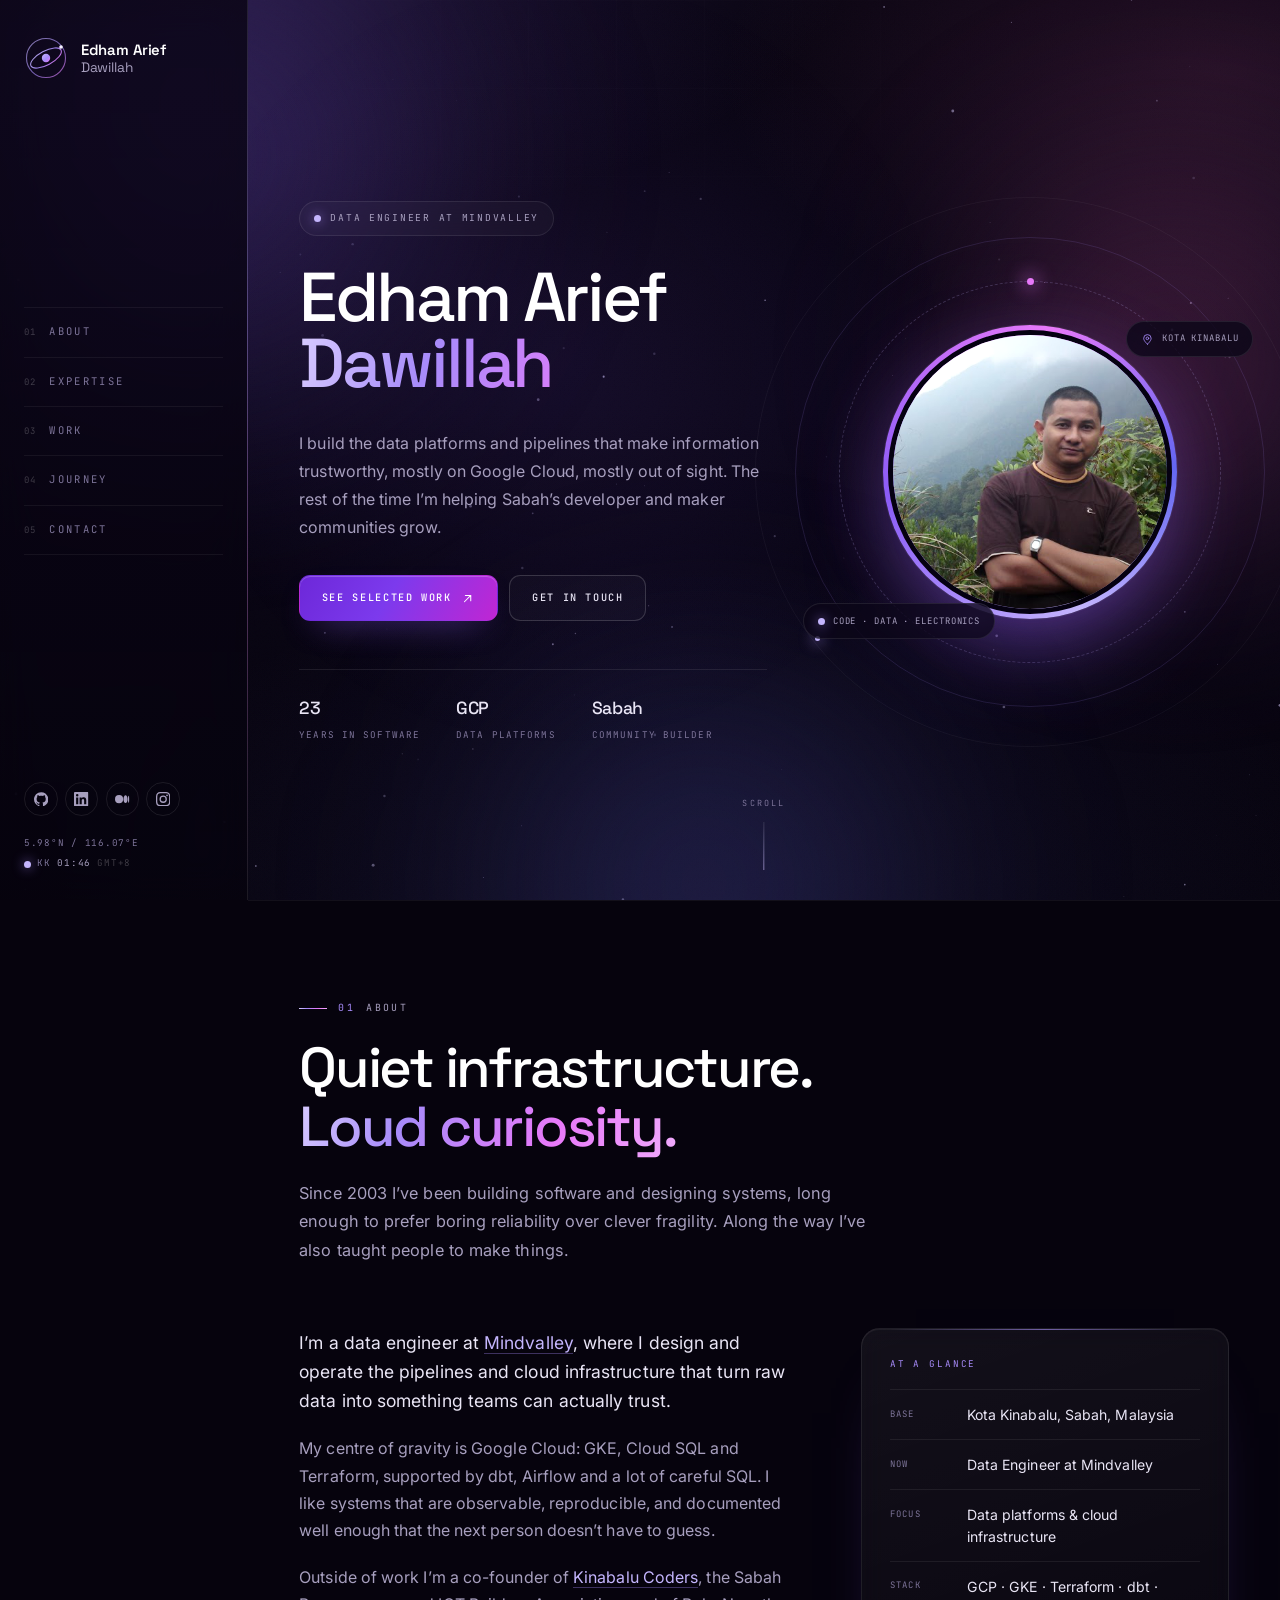
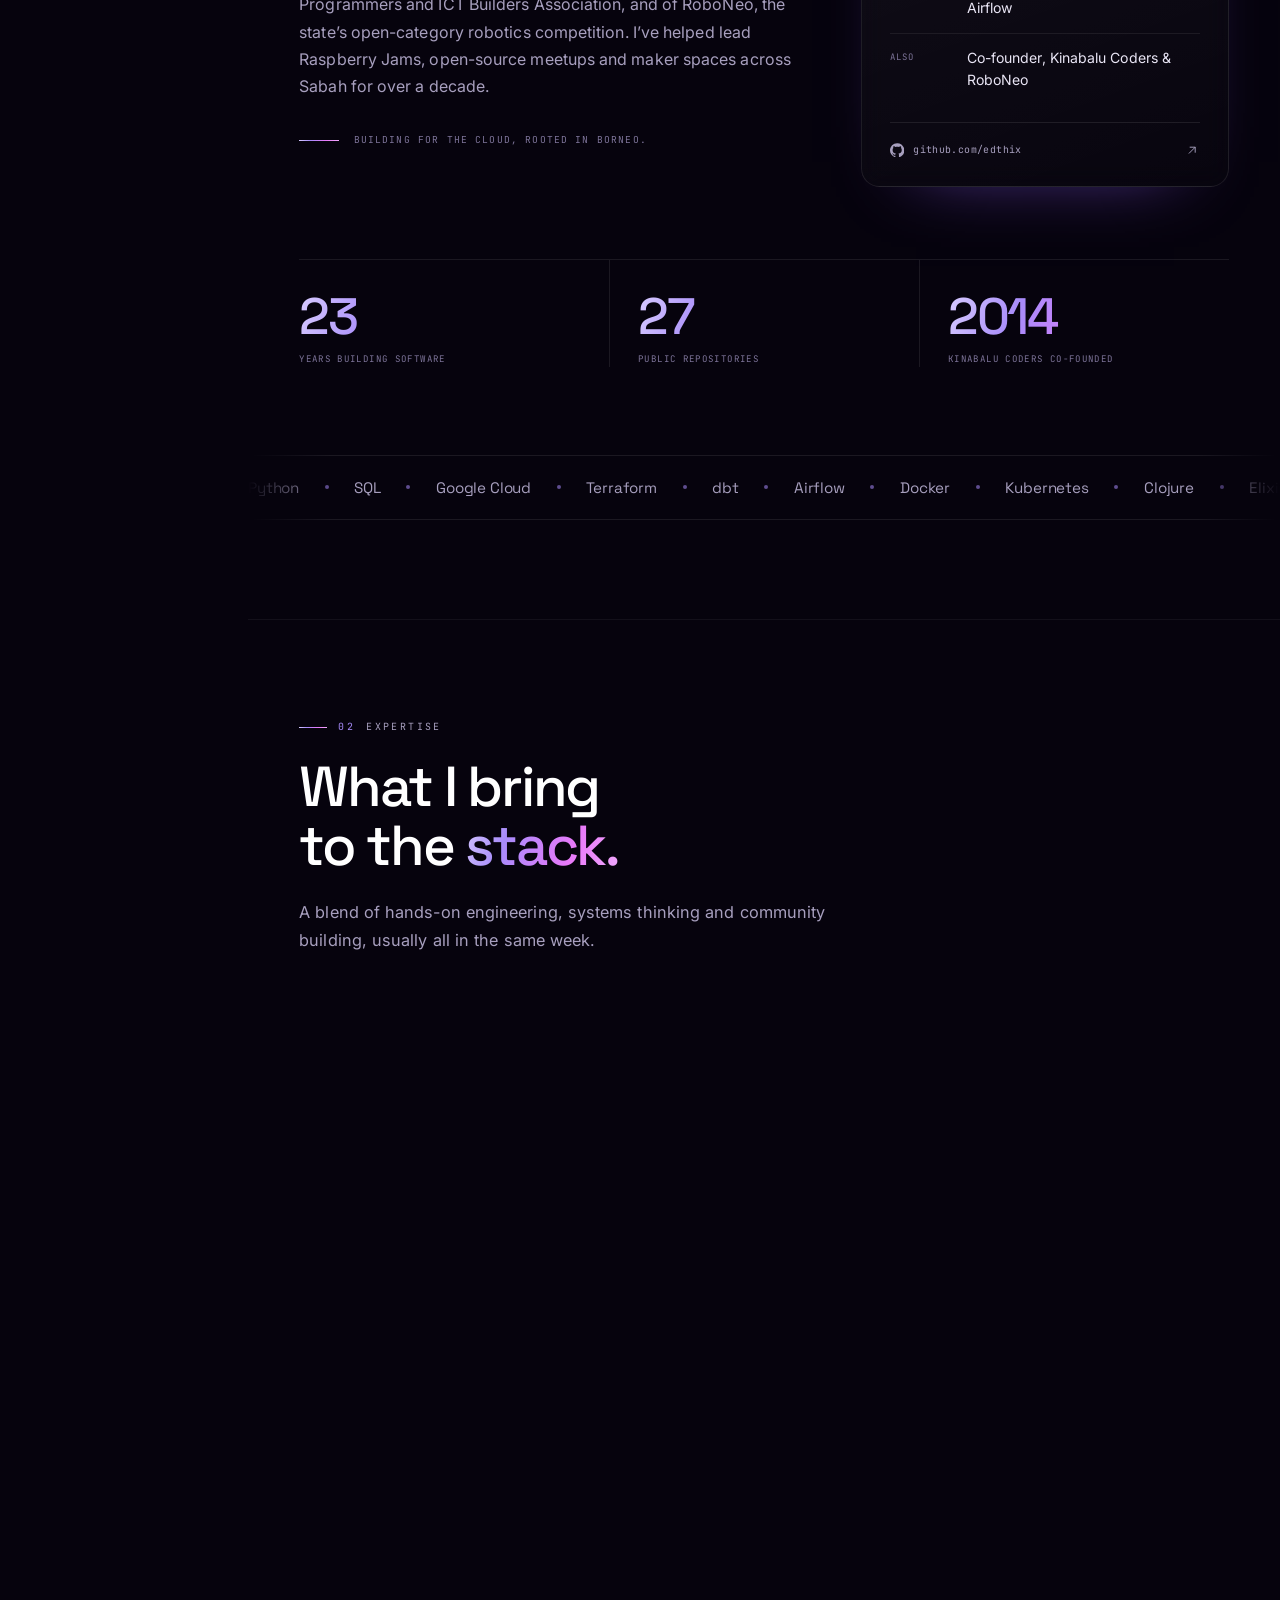
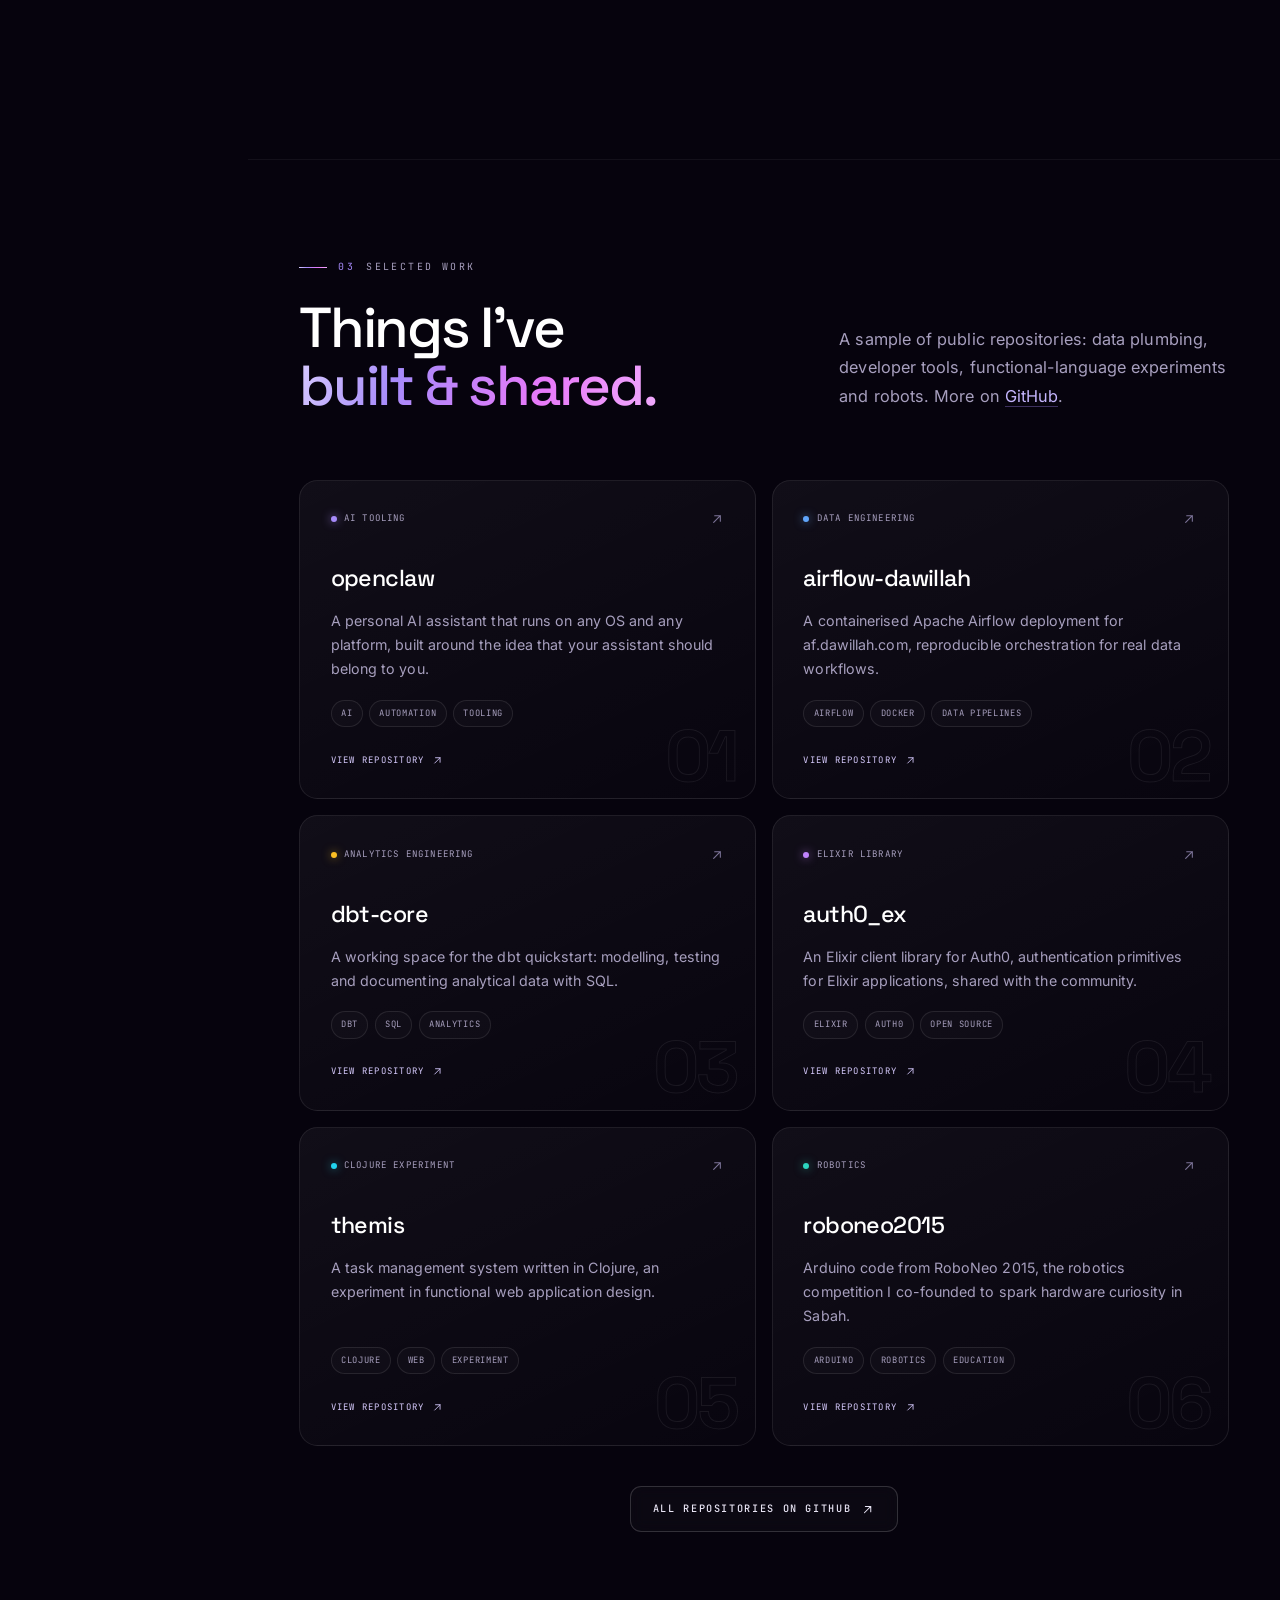
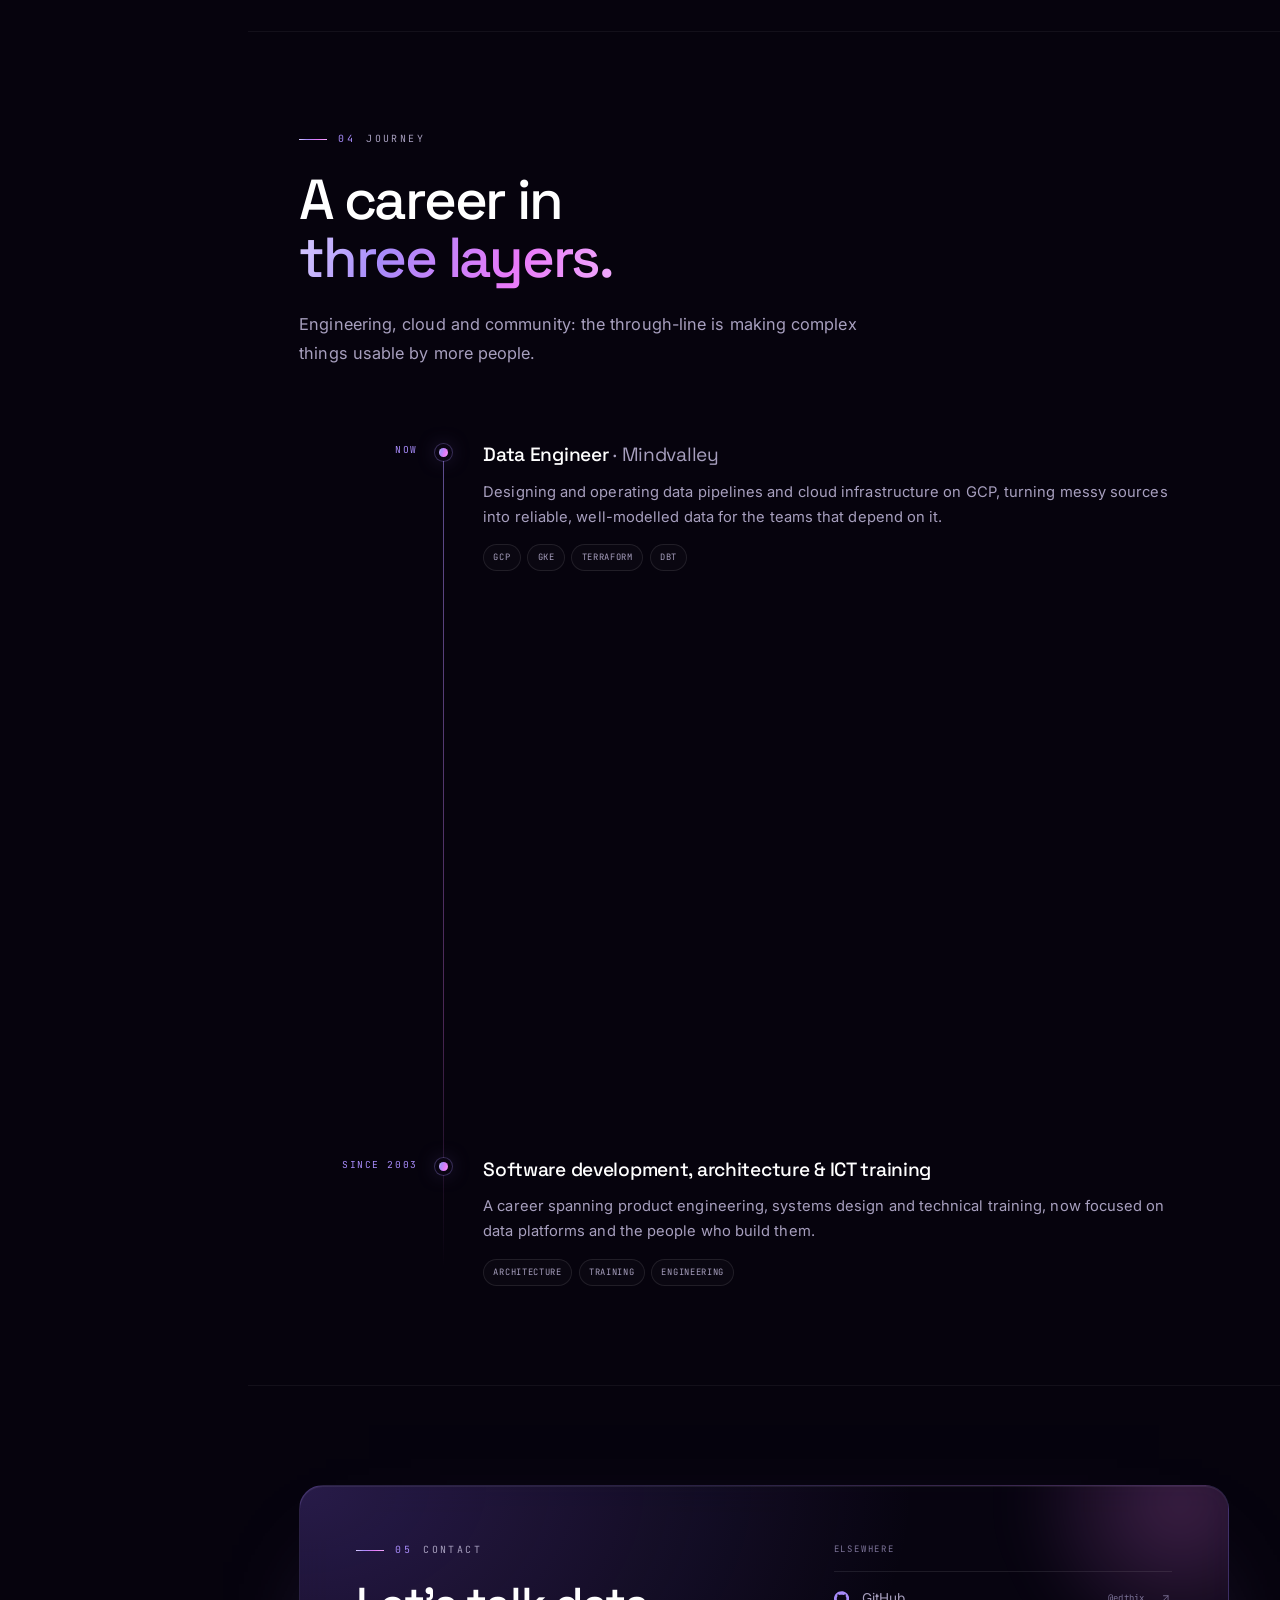
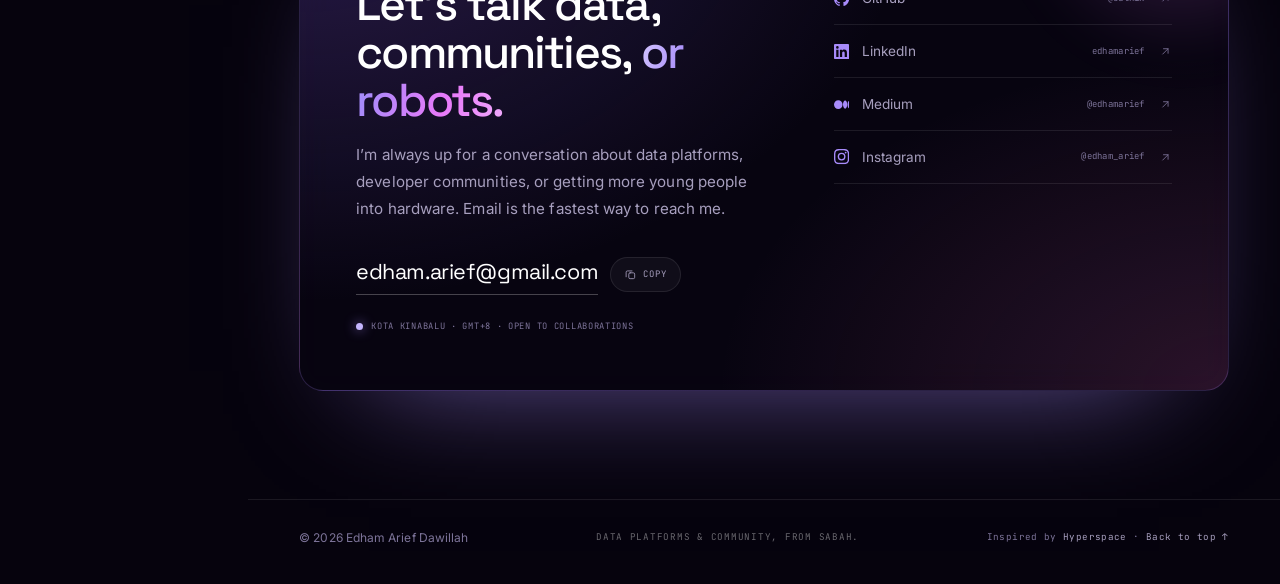
<file: index.html>
<!DOCTYPE html>
<html lang="en">
<head>
	<meta charset="utf-8">
	<meta name="viewport" content="width=device-width, initial-scale=1">

	<!-- Google tag (gtag.js) -->
	<script async src="https://www.googletagmanager.com/gtag/js?id=G-SHN42CP9RW"></script>
	<script>
		window.dataLayer = window.dataLayer || [];
		function gtag(){dataLayer.push(arguments);}
		gtag('js', new Date());

		gtag('config', 'G-SHN42CP9RW');
	</script>

	<title>Edham Arief Dawillah | Data Engineer &amp; Community Builder</title>
	<meta name="description" content="Edham Arief Dawillah is a data engineer at Mindvalley in Kota Kinabalu, building data platforms on Google Cloud, and co-founder of Kinabalu Coders and RoboNeo.">
	<meta name="author" content="Edham Arief Dawillah">
	<meta name="theme-color" content="#07030e">
	<link rel="canonical" href="https://dawillah.com/">

	<!-- Open Graph -->
	<meta property="og:type" content="website">
	<meta property="og:site_name" content="Edham Arief Dawillah">
	<meta property="og:title" content="Edham Arief Dawillah | Data Engineer &amp; Community Builder">
	<meta property="og:description" content="Data platforms on Google Cloud, and a decade of building developer and maker communities in Sabah, Malaysia.">
	<meta property="og:url" content="https://dawillah.com/">
	<meta property="og:image" content="https://dawillah.com/images/avatar.jpg">
	<meta property="og:image:alt" content="Edham Arief Dawillah">
	<meta name="twitter:card" content="summary">
	<meta name="twitter:title" content="Edham Arief Dawillah | Data Engineer &amp; Community Builder">
	<meta name="twitter:description" content="Data platforms on Google Cloud, and a decade of building developer and maker communities in Sabah, Malaysia.">
	<meta name="twitter:image" content="https://dawillah.com/images/avatar.jpg">

	<link rel="icon" href="assets/favicon.svg" type="image/svg+xml">
	<link rel="preload" as="image" href="images/avatar.jpg">
	<link rel="apple-touch-icon" href="images/avatar.jpg">

	<link rel="preconnect" href="https://fonts.googleapis.com">
	<link rel="preconnect" href="https://fonts.gstatic.com" crossorigin>
	<link rel="preconnect" href="https://www.googletagmanager.com">
	<link href="https://fonts.googleapis.com/css2?family=Inter:wght@300;400;500;600&amp;family=JetBrains+Mono:wght@400;500&amp;family=Space+Grotesk:wght@400;500;600;700&amp;display=swap" rel="stylesheet">
	<link rel="stylesheet" href="assets/css/main.css">
	<script>document.documentElement.classList.add('js');</script>

	<script type="application/ld+json">
	{
		"@context": "https://schema.org",
		"@type": "Person",
		"name": "Edham Arief Dawillah",
		"url": "https://dawillah.com/",
		"jobTitle": "Data Engineer",
		"email": "mailto:edham.arief@gmail.com",
		"worksFor": { "@type": "Organization", "name": "Mindvalley", "url": "https://www.mindvalley.com/" },
		"address": { "@type": "PostalAddress", "addressLocality": "Kota Kinabalu", "addressRegion": "Sabah", "addressCountry": "MY" },
		"knowsAbout": ["Data Engineering", "Google Cloud Platform", "Terraform", "dbt", "Apache Airflow", "Software Architecture"],
		"sameAs": [
			"https://github.com/edthix",
			"https://www.linkedin.com/in/edhamarief/",
			"https://medium.com/@edhamarief",
			"https://www.instagram.com/edham_arief/"
		]
	}
	</script>
</head>
<body>

	<a class="skip-link" href="#main">Skip to content</a>

	<!-- Atmosphere -->
	<div class="backdrop" aria-hidden="true">
		<canvas id="starfield"></canvas>
		<div class="nebula nebula--a"></div>
		<div class="nebula nebula--b"></div>
		<div class="nebula nebula--c"></div>
		<div class="grid-overlay"></div>
		<div class="grain"></div>
	</div>

	<!-- Icon sprite -->
	<svg class="sprite" xmlns="http://www.w3.org/2000/svg" aria-hidden="true" focusable="false">
		<symbol id="i-github" viewBox="0 0 24 24">
			<path d="M12 .297c-6.63 0-12 5.373-12 12 0 5.303 3.438 9.8 8.205 11.385.6.113.82-.258.82-.577 0-.285-.01-1.04-.015-2.04-3.338.724-4.042-1.61-4.042-1.61C4.422 18.07 3.633 17.7 3.633 17.7c-1.087-.744.084-.729.084-.729 1.205.084 1.838 1.236 1.838 1.236 1.07 1.835 2.809 1.305 3.495.998.108-.776.417-1.305.76-1.605-2.665-.3-5.466-1.332-5.466-5.93 0-1.31.465-2.38 1.235-3.22-.135-.303-.54-1.523.105-3.176 0 0 1.005-.322 3.3 1.23.96-.267 1.98-.399 3-.405 1.02.006 2.04.138 3 .405 2.28-1.552 3.285-1.23 3.285-1.23.645 1.653.24 2.873.12 3.176.765.84 1.23 1.91 1.23 3.22 0 4.61-2.805 5.625-5.475 5.92.42.36.81 1.096.81 2.22 0 1.606-.015 2.896-.015 3.286 0 .315.21.69.825.57C20.565 22.092 24 17.592 24 12.297c0-6.627-5.373-12-12-12"/>
		</symbol>
		<symbol id="i-linkedin" viewBox="0 0 24 24">
			<path d="M20.447 20.452h-3.554v-5.569c0-1.328-.027-3.037-1.852-3.037-1.853 0-2.136 1.445-2.136 2.939v5.667H9.351V9h3.414v1.561h.046c.477-.9 1.637-1.85 3.37-1.85 3.601 0 4.267 2.37 4.267 5.455v6.286zM5.337 7.433a2.062 2.062 0 01-2.063-2.065 2.064 2.064 0 112.063 2.065zm1.782 13.019H3.555V9h3.564v11.452zM22.225 0H1.771C.792 0 0 .774 0 1.729v20.542C0 23.227.792 24 1.771 24h20.451C23.2 24 24 23.227 24 22.271V1.729C24 .774 23.2 0 22.222 0h.003z"/>
		</symbol>
		<symbol id="i-medium" viewBox="0 0 24 24">
			<path d="M13.54 12a6.8 6.8 0 01-6.77 6.82A6.8 6.8 0 010 12a6.8 6.8 0 016.77-6.82A6.8 6.8 0 0113.54 12zM20.96 12c0 3.54-1.51 6.42-3.38 6.42-1.87 0-3.39-2.88-3.39-6.42s1.52-6.42 3.39-6.42 3.38 2.88 3.38 6.42M24 12c0 3.17-.53 5.75-1.19 5.75-.66 0-1.19-2.58-1.19-5.75s.53-5.75 1.19-5.75S24 8.83 24 12z"/>
		</symbol>
		<symbol id="i-instagram" viewBox="0 0 24 24">
			<path d="M12 2.163c3.204 0 3.584.012 4.85.07 3.252.148 4.771 1.691 4.919 4.919.058 1.265.069 1.645.069 4.849 0 3.205-.012 3.584-.069 4.849-.149 3.225-1.664 4.771-4.919 4.919-1.266.058-1.644.07-4.85.07-3.204 0-3.584-.012-4.849-.07-3.26-.149-4.771-1.699-4.919-4.92-.058-1.265-.07-1.644-.07-4.849 0-3.204.013-3.583.07-4.849.149-3.227 1.664-4.771 4.919-4.919 1.266-.057 1.645-.069 4.849-.069zm0-2.163c-3.259 0-3.667.014-4.947.072-4.358.2-6.78 2.618-6.98 6.98-.059 1.281-.073 1.689-.073 4.948 0 3.259.014 3.668.072 4.948.2 4.358 2.618 6.78 6.98 6.98 1.281.058 1.689.072 4.948.072 3.259 0 3.668-.014 4.948-.072 4.354-.2 6.782-2.618 6.979-6.98.059-1.28.073-1.689.073-4.948 0-3.259-.014-3.667-.072-4.947-.196-4.354-2.617-6.78-6.979-6.98-1.281-.059-1.69-.073-4.949-.073zm0 5.838a6.162 6.162 0 100 12.324 6.162 6.162 0 000-12.324zm0 10.162a4 4 0 110-8 4 4 0 010 8zm6.406-11.845a1.44 1.44 0 100 2.881 1.44 1.44 0 000-2.88z"/>
		</symbol>
		<symbol id="i-mail" viewBox="0 0 24 24">
			<rect x="3" y="5.5" width="18" height="13" rx="2.5"/>
			<path d="m4 7 8 5.8L20 7"/>
		</symbol>
		<symbol id="i-arrow-up-right" viewBox="0 0 24 24">
			<path d="M7 17 17 7M8.5 7H17v8.5"/>
		</symbol>
		<symbol id="i-arrow-down" viewBox="0 0 24 24">
			<path d="M12 4v16m0 0 6-6m-6 6-6-6"/>
		</symbol>
		<symbol id="i-copy" viewBox="0 0 24 24">
			<rect x="9" y="9" width="11" height="11" rx="2.5"/>
			<path d="M15 5.5H6.5A2.5 2.5 0 0 0 4 8v8.5"/>
		</symbol>
		<symbol id="i-check" viewBox="0 0 24 24">
			<path d="m5 12.5 4.5 4.5L19 7"/>
		</symbol>
		<symbol id="i-pin" viewBox="0 0 24 24">
			<path d="M12 21s7-6.1 7-11a7 7 0 1 0-14 0c0 4.9 7 11 7 11Z"/>
			<circle cx="12" cy="10" r="2.5"/>
		</symbol>
		<symbol id="i-data" viewBox="0 0 24 24">
			<ellipse cx="12" cy="5.5" rx="8" ry="3"/>
			<path d="M4 5.5v6c0 1.66 3.58 3 8 3s8-1.34 8-3v-6"/>
			<path d="M4 11.5v6c0 1.66 3.58 3 8 3s8-1.34 8-3v-6"/>
		</symbol>
		<symbol id="i-cloud" viewBox="0 0 24 24">
			<path d="M7.5 18.5h9.25a4.25 4.25 0 0 0 .6-8.46A6.25 6.25 0 0 0 5.1 9.2 4.65 4.65 0 0 0 7.5 18.5Z"/>
			<path d="M9 14.5h6"/>
		</symbol>
		<symbol id="i-code" viewBox="0 0 24 24">
			<path d="m8 7-5 5 5 5M16 7l5 5-5 5M14 4l-4 16"/>
		</symbol>
		<symbol id="i-users" viewBox="0 0 24 24">
			<circle cx="9" cy="8" r="3.25"/>
			<path d="M2.75 20a6.25 6.25 0 0 1 12.5 0"/>
			<path d="M16 4.75a3.25 3.25 0 0 1 0 6.5M17.5 14.2A6.25 6.25 0 0 1 21.25 20"/>
		</symbol>
		<symbol id="i-chip" viewBox="0 0 24 24">
			<rect x="7" y="7" width="10" height="10" rx="2.5"/>
			<path d="M10 2.5v3M14 2.5v3M10 18.5v3M14 18.5v3M2.5 10h3M2.5 14h3M18.5 10h3M18.5 14h3"/>
			<rect x="10.5" y="10.5" width="3" height="3" rx=".75"/>
		</symbol>
		<symbol id="i-book" viewBox="0 0 24 24">
			<path d="M12 6.75C10.4 5.1 8.35 4.4 5.75 4.4H3.5v14.2h3.1c2.1 0 3.9.55 5.4 2.05 1.5-1.5 3.3-2.05 5.4-2.05h3.1V4.4h-2.25c-2.6 0-4.65.7-6.25 2.35Z"/>
			<path d="M12 6.75v13.9"/>
		</symbol>
	</svg>

	<div class="progress" aria-hidden="true"><span id="progress-bar"></span></div>

	<!-- Fixed rail (desktop) -->
	<aside class="rail" aria-label="Site navigation">
		<a class="brand" href="#top" aria-label="Edham Arief Dawillah: back to top">
			<span class="brand__mark" aria-hidden="true">
				<svg viewBox="0 0 44 44" focusable="false">
					<defs>
						<linearGradient id="markGrad" x1="0" y1="0" x2="1" y2="1">
							<stop offset="0" stop-color="#c4b5fd"/>
							<stop offset=".55" stop-color="#a78bfa"/>
							<stop offset="1" stop-color="#e879f9"/>
						</linearGradient>
					</defs>
					<circle cx="22" cy="22" r="19.5" fill="none" stroke="url(#markGrad)" stroke-width="1.1" opacity=".65"/>
					<ellipse cx="22" cy="22" rx="17" ry="7" fill="none" stroke="url(#markGrad)" stroke-width="1.1" transform="rotate(-28 22 22)" opacity=".9"/>
					<circle cx="22" cy="22" r="4.2" fill="url(#markGrad)"/>
					<circle cx="37" cy="11" r="1.8" fill="#f5f3ff"/>
				</svg>
			</span>
			<span class="brand__text">
				<strong>Edham Arief</strong>
				<span>Dawillah</span>
			</span>
		</a>

		<nav class="rail-nav" aria-label="Primary">
			<a href="#about" data-nav="about"><span class="rail-nav__num">01</span><span>About</span></a>
			<a href="#expertise" data-nav="expertise"><span class="rail-nav__num">02</span><span>Expertise</span></a>
			<a href="#work" data-nav="work"><span class="rail-nav__num">03</span><span>Work</span></a>
			<a href="#journey" data-nav="journey"><span class="rail-nav__num">04</span><span>Journey</span></a>
			<a href="#contact" data-nav="contact"><span class="rail-nav__num">05</span><span>Contact</span></a>
		</nav>

		<div class="rail-footer">
			<ul class="social-inline" aria-label="Social profiles">
				<li><a href="https://github.com/edthix" target="_blank" rel="me noopener" aria-label="GitHub: edthix"><svg class="icon icon--brand" aria-hidden="true" focusable="false"><use href="#i-github"/></svg></a></li>
				<li><a href="https://www.linkedin.com/in/edhamarief/" target="_blank" rel="me noopener" aria-label="LinkedIn: Edham Arief Dawillah"><svg class="icon icon--brand" aria-hidden="true" focusable="false"><use href="#i-linkedin"/></svg></a></li>
				<li><a href="https://medium.com/@edhamarief" target="_blank" rel="me noopener" aria-label="Medium: @edhamarief"><svg class="icon icon--brand" aria-hidden="true" focusable="false"><use href="#i-medium"/></svg></a></li>
				<li><a href="https://www.instagram.com/edham_arief/" target="_blank" rel="me noopener" aria-label="Instagram: @edham_arief"><svg class="icon icon--brand" aria-hidden="true" focusable="false"><use href="#i-instagram"/></svg></a></li>
			</ul>
			<div class="rail-meta">
				<p>5.98°N / 116.07°E</p>
				<p><span class="pulse-dot"></span> KK <span id="clock" class="rail-clock">--:--</span> <span class="rail-meta__muted">GMT+8</span></p>
			</div>
		</div>
	</aside>

	<!-- Top bar (mobile / tablet) -->
	<header class="topbar" id="topbar">
		<a class="brand brand--compact" href="#top" aria-label="Edham Arief Dawillah: back to top">
			<span class="brand__mark" aria-hidden="true">
				<svg viewBox="0 0 44 44" focusable="false">
					<circle cx="22" cy="22" r="19.5" fill="none" stroke="#a78bfa" stroke-width="1.1" opacity=".65"/>
					<ellipse cx="22" cy="22" rx="17" ry="7" fill="none" stroke="#c4b5fd" stroke-width="1.1" transform="rotate(-28 22 22)" opacity=".9"/>
					<circle cx="22" cy="22" r="4.2" fill="#c4b5fd"/>
				</svg>
			</span>
			<span class="brand__text"><strong>Edham Arief</strong> <span>Dawillah</span></span>
		</a>
		<button class="menu-toggle" id="menu-toggle" type="button" aria-expanded="false" aria-controls="menu" aria-label="Open menu">
			<span></span><span></span>
		</button>
	</header>

	<!-- Mobile menu -->
	<div class="menu" id="menu" aria-hidden="true">
		<div class="menu__inner">
			<p class="eyebrow"><span class="eyebrow__num">Menu</span></p>
			<nav class="menu-nav" aria-label="Mobile">
				<a href="#about" data-nav="about"><span>01</span>About</a>
				<a href="#expertise" data-nav="expertise"><span>02</span>Expertise</a>
				<a href="#work" data-nav="work"><span>03</span>Work</a>
				<a href="#journey" data-nav="journey"><span>04</span>Journey</a>
				<a href="#contact" data-nav="contact"><span>05</span>Contact</a>
			</nav>
			<ul class="social-inline social-inline--lg" aria-label="Social profiles">
				<li><a href="https://github.com/edthix" target="_blank" rel="me noopener" aria-label="GitHub: edthix"><svg class="icon icon--brand" aria-hidden="true" focusable="false"><use href="#i-github"/></svg></a></li>
				<li><a href="https://www.linkedin.com/in/edhamarief/" target="_blank" rel="me noopener" aria-label="LinkedIn: Edham Arief Dawillah"><svg class="icon icon--brand" aria-hidden="true" focusable="false"><use href="#i-linkedin"/></svg></a></li>
				<li><a href="https://medium.com/@edhamarief" target="_blank" rel="me noopener" aria-label="Medium: @edhamarief"><svg class="icon icon--brand" aria-hidden="true" focusable="false"><use href="#i-medium"/></svg></a></li>
				<li><a href="https://www.instagram.com/edham_arief/" target="_blank" rel="me noopener" aria-label="Instagram: @edham_arief"><svg class="icon icon--brand" aria-hidden="true" focusable="false"><use href="#i-instagram"/></svg></a></li>
			</ul>
			<p class="menu__meta">Kota Kinabalu, Sabah · GMT+8</p>
		</div>
	</div>

	<main id="main" tabindex="-1">

		<!-- Hero -->
		<section class="hero" id="top">
			<div class="shell">
				<div class="hero-grid">
					<div class="hero-copy">
						<p class="status">
							<span class="pulse-dot"></span>
							Data Engineer at Mindvalley
						</p>

						<h1 class="hero-title">
							<span class="hero-title__line">Edham Arief</span>
							<span class="hero-title__line hero-title__line--accent">Dawillah</span>
						</h1>

						<p class="hero-lede">
							I build the data platforms and pipelines that make information
							trustworthy, mostly on Google Cloud, mostly out of sight.
							The rest of the time I&rsquo;m helping Sabah&rsquo;s developer
							and maker communities grow.
						</p>

						<div class="hero-actions">
							<a class="btn btn--primary" href="#work">
								See selected work
								<svg class="icon" aria-hidden="true" focusable="false"><use href="#i-arrow-up-right"/></svg>
							</a>
							<a class="btn btn--ghost" href="#contact">Get in touch</a>
						</div>

						<ul class="hero-facts">
							<li><b>23</b> years in software</li>
							<li><b>GCP</b> data platforms</li>
							<li><b>Sabah</b> community builder</li>
						</ul>
					</div>

					<div class="hero-visual">
						<div class="halo" aria-hidden="true"></div>
						<div class="portrait-wrap">
							<span class="orbit orbit--one" aria-hidden="true"><i></i></span>
							<span class="orbit orbit--two" aria-hidden="true"><i></i></span>
							<span class="orbit orbit--three" aria-hidden="true"></span>
							<div class="portrait">
								<img src="images/avatar.jpg" alt="Edham Arief Dawillah" width="400" height="400" fetchpriority="high">
							</div>
							<span class="chip chip--bio"><span class="pulse-dot"></span> code · data · electronics</span>
							<span class="chip chip--loc"><svg class="icon" aria-hidden="true" focusable="false"><use href="#i-pin"/></svg> Kota Kinabalu</span>
						</div>
					</div>
				</div>
			</div>

			<a class="scroll-cue" href="#about" aria-label="Scroll to about">
				<span>Scroll</span>
				<span class="scroll-cue__line" aria-hidden="true"></span>
			</a>
		</section>

		<!-- About -->
		<section class="section" id="about">
			<div class="shell">
				<header class="section-head" data-reveal>
					<p class="eyebrow"><span class="eyebrow__num">01</span> About</p>
					<h2>Quiet infrastructure.<br><em>Loud curiosity.</em></h2>
					<p class="section-lede">
						Since 2003 I&rsquo;ve been building software and designing
						systems, long enough to prefer boring reliability over clever
						fragility. Along the way I&rsquo;ve also taught people to make
						things.
					</p>
				</header>

				<div class="about-grid">
					<div class="about-copy" data-reveal>
						<p class="about-lead">
							I&rsquo;m a data engineer at
							<a href="https://www.mindvalley.com/" target="_blank" rel="noopener">Mindvalley</a>,
							where I design and operate the pipelines and cloud infrastructure
							that turn raw data into something teams can actually trust.
						</p>
						<p>
							My centre of gravity is Google Cloud: GKE, Cloud SQL and
							Terraform, supported by dbt, Airflow and a lot of careful SQL.
							I like systems that are observable, reproducible, and documented
							well enough that the next person doesn&rsquo;t have to guess.
						</p>
						<p>
							Outside of work I&rsquo;m a co-founder of
							<a href="https://kinabalucoders.org/" target="_blank" rel="noopener">Kinabalu Coders</a>,
							the Sabah Programmers and ICT Builders Association, and of
							RoboNeo,
							the state&rsquo;s open-category robotics competition. I&rsquo;ve
							helped lead Raspberry Jams, open-source meetups and maker spaces
							across Sabah for over a decade.
						</p>
						<div class="about-signoff">
							<span class="about-signoff__line" aria-hidden="true"></span>
							<p>Building for the cloud, rooted in Borneo.</p>
						</div>
					</div>

					<aside class="fact-card" data-reveal data-delay="120">
						<p class="fact-card__label">At a glance</p>
						<dl class="facts">
							<div class="facts__row">
								<dt>Base</dt>
								<dd>Kota Kinabalu, Sabah, Malaysia</dd>
							</div>
							<div class="facts__row">
								<dt>Now</dt>
								<dd>Data Engineer at Mindvalley</dd>
							</div>
							<div class="facts__row">
								<dt>Focus</dt>
								<dd>Data platforms &amp; cloud infrastructure</dd>
							</div>
							<div class="facts__row">
								<dt>Stack</dt>
								<dd>GCP · GKE · Terraform · dbt · Airflow</dd>
							</div>
							<div class="facts__row">
								<dt>Also</dt>
								<dd>Co-founder, Kinabalu Coders &amp; RoboNeo</dd>
							</div>
						</dl>
						<a class="fact-card__link" href="https://github.com/edthix" target="_blank" rel="me noopener">
							<svg class="icon icon--brand" aria-hidden="true" focusable="false"><use href="#i-github"/></svg>
							<span>github.com/edthix</span>
							<svg class="icon" aria-hidden="true" focusable="false"><use href="#i-arrow-up-right"/></svg>
						</a>
					</aside>
				</div>

				<div class="stats" data-stagger>
					<div class="stat" data-reveal>
						<b>23</b>
						<span>Years building software</span>
					</div>
					<div class="stat" data-reveal>
						<b>27</b>
						<span>Public repositories</span>
					</div>
					<div class="stat" data-reveal>
						<b>2014</b>
						<span>Kinabalu Coders co-founded</span>
					</div>
				</div>
			</div>

			<div class="marquee" aria-hidden="true">
				<div class="marquee__track">
					<div class="marquee__group">
						<span>Python</span><i></i><span>SQL</span><i></i><span>Google Cloud</span><i></i>
						<span>Terraform</span><i></i><span>dbt</span><i></i><span>Airflow</span><i></i>
						<span>Docker</span><i></i><span>Kubernetes</span><i></i><span>Clojure</span><i></i>
						<span>Elixir</span><i></i><span>Arduino</span><i></i><span>Linux</span><i></i>
					</div>
					<div class="marquee__group">
						<span>Python</span><i></i><span>SQL</span><i></i><span>Google Cloud</span><i></i>
						<span>Terraform</span><i></i><span>dbt</span><i></i><span>Airflow</span><i></i>
						<span>Docker</span><i></i><span>Kubernetes</span><i></i><span>Clojure</span><i></i>
						<span>Elixir</span><i></i><span>Arduino</span><i></i><span>Linux</span><i></i>
					</div>
				</div>
			</div>
		</section>

		<!-- Expertise -->
		<section class="section" id="expertise">
			<div class="shell">
				<header class="section-head" data-reveal>
					<p class="eyebrow"><span class="eyebrow__num">02</span> Expertise</p>
					<h2>What I bring<br>to the <em>stack.</em></h2>
					<p class="section-lede">
						A blend of hands-on engineering, systems thinking and community
						building, usually all in the same week.
					</p>
				</header>

				<div class="skills" data-stagger>
					<article class="skill" data-reveal>
						<span class="skill__num">01</span>
						<span class="skill__icon"><svg class="icon" aria-hidden="true" focusable="false"><use href="#i-data"/></svg></span>
						<h3>Data pipelines</h3>
						<p>Batch and streaming pipelines that are observable, idempotent and dull in the best way. dbt, Airflow and SQL at the core.</p>
						<ul class="tags">
							<li>dbt</li><li>Airflow</li><li>SQL</li>
						</ul>
					</article>

					<article class="skill" data-reveal>
						<span class="skill__num">02</span>
						<span class="skill__icon"><svg class="icon" aria-hidden="true" focusable="false"><use href="#i-cloud"/></svg></span>
						<h3>Cloud infrastructure</h3>
						<p>GCP by default: GKE, Cloud SQL and Terraform-managed environments that can be rebuilt without drama.</p>
						<ul class="tags">
							<li>GCP</li><li>Terraform</li><li>Kubernetes</li>
						</ul>
					</article>

					<article class="skill" data-reveal>
						<span class="skill__num">03</span>
						<span class="skill__icon"><svg class="icon" aria-hidden="true" focusable="false"><use href="#i-code"/></svg></span>
						<h3>Software architecture</h3>
						<p>More than two decades of designing systems and APIs, from Clojure and Elixir experiments to production data platforms.</p>
						<ul class="tags">
							<li>Python</li><li>Elixir</li><li>Clojure</li>
						</ul>
					</article>

					<article class="skill" data-reveal>
						<span class="skill__num">04</span>
						<span class="skill__icon"><svg class="icon" aria-hidden="true" focusable="false"><use href="#i-users"/></svg></span>
						<h3>Developer communities</h3>
						<p>Co-founder of Kinabalu Coders, supporting open developer and maker communities across Sabah since 2014.</p>
						<ul class="tags">
							<li>Community</li><li>Events</li><li>Open source</li>
						</ul>
					</article>

					<article class="skill" data-reveal>
						<span class="skill__num">05</span>
						<span class="skill__icon"><svg class="icon" aria-hidden="true" focusable="false"><use href="#i-chip"/></svg></span>
						<h3>Robotics &amp; making</h3>
						<p>Co-founder of RoboNeo and a long-time advocate for Arduino, Raspberry Pi and hands-on STEM learning.</p>
						<ul class="tags">
							<li>Arduino</li><li>Raspberry Pi</li><li>IoT</li>
						</ul>
					</article>

					<article class="skill" data-reveal>
						<span class="skill__num">06</span>
						<span class="skill__icon"><svg class="icon" aria-hidden="true" focusable="false"><use href="#i-book"/></svg></span>
						<h3>Teaching &amp; mentoring</h3>
						<p>ICT training and community workshops, helping people move from curious to capable, one project at a time.</p>
						<ul class="tags">
							<li>Training</li><li>Mentoring</li><li>Talks</li>
						</ul>
					</article>
				</div>
			</div>
		</section>

		<!-- Work -->
		<section class="section" id="work">
			<div class="shell">
				<header class="section-head section-head--split" data-reveal>
					<div>
						<p class="eyebrow"><span class="eyebrow__num">03</span> Selected work</p>
						<h2>Things I&rsquo;ve<br><em>built &amp; shared.</em></h2>
					</div>
					<p class="section-lede">
						A sample of public repositories: data plumbing, developer tools,
						functional-language experiments and robots. More on
						<a href="https://github.com/edthix" target="_blank" rel="me noopener">GitHub</a>.
					</p>
				</header>

				<div class="projects" data-stagger>
					<a class="project" href="https://github.com/edthix/openclaw" target="_blank" rel="noopener" data-reveal>
						<span class="project__num" aria-hidden="true">01</span>
						<span class="project__top">
							<span class="project__kind"><i class="lang lang--violet"></i> AI tooling</span>
							<svg class="icon project__arrow" aria-hidden="true" focusable="false"><use href="#i-arrow-up-right"/></svg>
						</span>
						<h3>openclaw</h3>
						<p>A personal AI assistant that runs on any OS and any platform, built around the idea that your assistant should belong to you.</p>
						<ul class="tags">
							<li>AI</li><li>Automation</li><li>Tooling</li>
						</ul>
						<span class="project__cta">View repository <svg class="icon" aria-hidden="true" focusable="false"><use href="#i-arrow-up-right"/></svg></span>
					</a>

					<a class="project" href="https://github.com/edthix/airflow-dawillah" target="_blank" rel="noopener" data-reveal>
						<span class="project__num" aria-hidden="true">02</span>
						<span class="project__top">
							<span class="project__kind"><i class="lang lang--blue"></i> Data engineering</span>
							<svg class="icon project__arrow" aria-hidden="true" focusable="false"><use href="#i-arrow-up-right"/></svg>
						</span>
						<h3>airflow-dawillah</h3>
						<p>A containerised Apache Airflow deployment for af.dawillah.com, reproducible orchestration for real data workflows.</p>
						<ul class="tags">
							<li>Airflow</li><li>Docker</li><li>Data pipelines</li>
						</ul>
						<span class="project__cta">View repository <svg class="icon" aria-hidden="true" focusable="false"><use href="#i-arrow-up-right"/></svg></span>
					</a>

					<a class="project" href="https://github.com/edthix/dbt-core" target="_blank" rel="noopener" data-reveal>
						<span class="project__num" aria-hidden="true">03</span>
						<span class="project__top">
							<span class="project__kind"><i class="lang lang--amber"></i> Analytics engineering</span>
							<svg class="icon project__arrow" aria-hidden="true" focusable="false"><use href="#i-arrow-up-right"/></svg>
						</span>
						<h3>dbt-core</h3>
						<p>A working space for the dbt quickstart: modelling, testing and documenting analytical data with SQL.</p>
						<ul class="tags">
							<li>dbt</li><li>SQL</li><li>Analytics</li>
						</ul>
						<span class="project__cta">View repository <svg class="icon" aria-hidden="true" focusable="false"><use href="#i-arrow-up-right"/></svg></span>
					</a>

					<a class="project" href="https://github.com/edthix/auth0_ex" target="_blank" rel="noopener" data-reveal>
						<span class="project__num" aria-hidden="true">04</span>
						<span class="project__top">
							<span class="project__kind"><i class="lang lang--purple"></i> Elixir library</span>
							<svg class="icon project__arrow" aria-hidden="true" focusable="false"><use href="#i-arrow-up-right"/></svg>
						</span>
						<h3>auth0_ex</h3>
						<p>An Elixir client library for Auth0, authentication primitives for Elixir applications, shared with the community.</p>
						<ul class="tags">
							<li>Elixir</li><li>Auth0</li><li>Open source</li>
						</ul>
						<span class="project__cta">View repository <svg class="icon" aria-hidden="true" focusable="false"><use href="#i-arrow-up-right"/></svg></span>
					</a>

					<a class="project" href="https://github.com/edthix/themis" target="_blank" rel="noopener" data-reveal>
						<span class="project__num" aria-hidden="true">05</span>
						<span class="project__top">
							<span class="project__kind"><i class="lang lang--cyan"></i> Clojure experiment</span>
							<svg class="icon project__arrow" aria-hidden="true" focusable="false"><use href="#i-arrow-up-right"/></svg>
						</span>
						<h3>themis</h3>
						<p>A task management system written in Clojure, an experiment in functional web application design.</p>
						<ul class="tags">
							<li>Clojure</li><li>Web</li><li>Experiment</li>
						</ul>
						<span class="project__cta">View repository <svg class="icon" aria-hidden="true" focusable="false"><use href="#i-arrow-up-right"/></svg></span>
					</a>

					<a class="project" href="https://github.com/edthix/roboneo2015" target="_blank" rel="noopener" data-reveal>
						<span class="project__num" aria-hidden="true">06</span>
						<span class="project__top">
							<span class="project__kind"><i class="lang lang--teal"></i> Robotics</span>
							<svg class="icon project__arrow" aria-hidden="true" focusable="false"><use href="#i-arrow-up-right"/></svg>
						</span>
						<h3>roboneo2015</h3>
						<p>Arduino code from RoboNeo 2015, the robotics competition I co-founded to spark hardware curiosity in Sabah.</p>
						<ul class="tags">
							<li>Arduino</li><li>Robotics</li><li>Education</li>
						</ul>
						<span class="project__cta">View repository <svg class="icon" aria-hidden="true" focusable="false"><use href="#i-arrow-up-right"/></svg></span>
					</a>
				</div>

				<div class="section-foot" data-reveal>
					<a class="btn btn--ghost" href="https://github.com/edthix?tab=repositories" target="_blank" rel="me noopener">
						All repositories on GitHub
						<svg class="icon" aria-hidden="true" focusable="false"><use href="#i-arrow-up-right"/></svg>
					</a>
				</div>
			</div>
		</section>

		<!-- Journey -->
		<section class="section" id="journey">
			<div class="shell">
				<header class="section-head" data-reveal>
					<p class="eyebrow"><span class="eyebrow__num">04</span> Journey</p>
					<h2>A career in<br><em>three layers.</em></h2>
					<p class="section-lede">
						Engineering, cloud and community: the through-line is making
						complex things usable by more people.
					</p>
				</header>

				<ol class="timeline">
					<li class="timeline-item" data-reveal>
						<span class="timeline__when">Now</span>
						<div class="timeline__body">
							<h3>Data Engineer <span>· Mindvalley</span></h3>
							<p>Designing and operating data pipelines and cloud infrastructure on GCP, turning messy sources into reliable, well-modelled data for the teams that depend on it.</p>
							<ul class="tags"><li>GCP</li><li>GKE</li><li>Terraform</li><li>dbt</li></ul>
						</div>
					</li>

					<li class="timeline-item" data-reveal>
						<span class="timeline__when">Since 2014</span>
						<div class="timeline__body">
							<h3>Co-founder <span>· Kinabalu Coders</span></h3>
							<p>The Sabah Programmers and ICT Builders Association, a coalition of community leads, organisers and volunteers supporting developer and maker communities across the state.</p>
							<ul class="tags"><li>Community</li><li>Events</li><li>Open source</li></ul>
						</div>
					</li>

					<li class="timeline-item" data-reveal>
						<span class="timeline__when">Since 2014</span>
						<div class="timeline__body">
							<h3>Co-founder <span>· RoboNeo</span></h3>
							<p>Sabah&rsquo;s open-category robotics competition, first held in October 2014 and now an annual fixture for student, hobbyist and school teams.</p>
							<ul class="tags"><li>Robotics</li><li>STEM</li><li>Making</li></ul>
						</div>
					</li>

					<li class="timeline-item" data-reveal>
						<span class="timeline__when">Earlier</span>
						<div class="timeline__body">
							<h3>Community lead <span>· Sabah Open Source Group</span></h3>
							<p>Helping run Kota Kinabalu&rsquo;s friendly Linux user group and its mission to advocate open source and free software in Sabah.</p>
							<ul class="tags"><li>Linux</li><li>Open source</li><li>Meetups</li></ul>
						</div>
					</li>

					<li class="timeline-item" data-reveal>
						<span class="timeline__when">Since 2003</span>
						<div class="timeline__body">
							<h3>Software development, architecture &amp; ICT training</h3>
							<p>A career spanning product engineering, systems design and technical training, now focused on data platforms and the people who build them.</p>
							<ul class="tags"><li>Architecture</li><li>Training</li><li>Engineering</li></ul>
						</div>
					</li>
				</ol>
			</div>
		</section>

		<!-- Contact -->
		<section class="section section--contact" id="contact">
			<div class="shell">
				<div class="contact-card" data-reveal>
					<div class="contact-copy">
						<p class="eyebrow"><span class="eyebrow__num">05</span> Contact</p>
						<h2>Let&rsquo;s talk data,<br>communities, <em>or robots.</em></h2>
						<p>
							I&rsquo;m always up for a conversation about data platforms,
							developer communities, or getting more young people into
							hardware. Email is the fastest way to reach me.
						</p>

						<div class="email-row">
							<a class="email-link" href="mailto:edham.arief@gmail.com">edham.arief@gmail.com</a>
							<button class="copy-btn" id="copy-email" type="button" aria-label="Copy email address to clipboard">
								<svg class="icon copy-btn__copy" aria-hidden="true" focusable="false"><use href="#i-copy"/></svg>
								<svg class="icon copy-btn__check" aria-hidden="true" focusable="false"><use href="#i-check"/></svg>
								<span class="copy-btn__label">Copy</span>
							</button>
						</div>

						<p class="contact-note">
							<span class="pulse-dot"></span>
							Kota Kinabalu · GMT+8 · open to collaborations
						</p>
					</div>

					<div class="contact-links">
						<p class="contact-links__label">Elsewhere</p>
						<ul class="social-list">
							<li>
								<a href="https://github.com/edthix" target="_blank" rel="me noopener">
									<svg class="icon icon--brand" aria-hidden="true" focusable="false"><use href="#i-github"/></svg>
									<span class="social-list__name">GitHub</span>
									<span class="social-list__handle">@edthix</span>
									<svg class="icon social-list__arrow" aria-hidden="true" focusable="false"><use href="#i-arrow-up-right"/></svg>
								</a>
							</li>
							<li>
								<a href="https://www.linkedin.com/in/edhamarief/" target="_blank" rel="me noopener">
									<svg class="icon icon--brand" aria-hidden="true" focusable="false"><use href="#i-linkedin"/></svg>
									<span class="social-list__name">LinkedIn</span>
									<span class="social-list__handle">edhamarief</span>
									<svg class="icon social-list__arrow" aria-hidden="true" focusable="false"><use href="#i-arrow-up-right"/></svg>
								</a>
							</li>
							<li>
								<a href="https://medium.com/@edhamarief" target="_blank" rel="me noopener">
									<svg class="icon icon--brand" aria-hidden="true" focusable="false"><use href="#i-medium"/></svg>
									<span class="social-list__name">Medium</span>
									<span class="social-list__handle">@edhamarief</span>
									<svg class="icon social-list__arrow" aria-hidden="true" focusable="false"><use href="#i-arrow-up-right"/></svg>
								</a>
							</li>
							<li>
								<a href="https://www.instagram.com/edham_arief/" target="_blank" rel="me noopener">
									<svg class="icon icon--brand" aria-hidden="true" focusable="false"><use href="#i-instagram"/></svg>
									<span class="social-list__name">Instagram</span>
									<span class="social-list__handle">@edham_arief</span>
									<svg class="icon social-list__arrow" aria-hidden="true" focusable="false"><use href="#i-arrow-up-right"/></svg>
								</a>
							</li>
						</ul>
					</div>
				</div>
			</div>
		</section>

	</main>

	<footer class="site-footer">
		<div class="shell footer-inner">
			<p>&copy; <span id="year">2026</span> Edham Arief Dawillah</p>
			<p class="footer-note">Data platforms &amp; community, from Sabah.</p>
			<p class="footer-credit">
				Inspired by <a href="https://html5up.net/hyperspace" target="_blank" rel="noopener">Hyperspace</a>
				· <a href="#top">Back to top <span aria-hidden="true">↑</span></a>
			</p>
		</div>
	</footer>

	<div class="toast" id="toast" role="status" aria-live="polite">Email copied to clipboard</div>

	<script src="assets/js/site.js" defer></script>
</body>
</html>
</file>
<file: assets/css/main.css>
/* ==========================================================================
   Dawillah.com: "Hyperspace, reimagined"
   A cosmic editorial theme inspired by HTML5 UP's Hyperspace.
   Fixed rail navigation · full-bleed intro · violet & magenta depth.
   ========================================================================== */

/* --------------------------------------------------------------------------
   1. Tokens
   -------------------------------------------------------------------------- */

:root {
	--rail-w: 17.5rem;

	--void: #06030d;
	--space: #0a0616;
	--deep: #0d081c;

	--text: #e9e5f5;
	--muted: #a79fbe;
	--faint: #7d7499;

	--violet: #8b5cf6;
	--iris: #a78bfa;
	--lavender: #c4b5fd;
	--magenta: #e879f9;
	--indigo: #6366f1;

	--border: rgba(255, 255, 255, 0.085);
	--border-strong: rgba(255, 255, 255, 0.16);

	--gradient: linear-gradient(110deg, #d8ccff 0%, #a78bfa 28%, #e879f9 68%, #f0abfc 100%);
	--gradient-button: linear-gradient(120deg, #6d28d9 0%, #7c3aed 45%, #c026d3 100%);

	--font-display: "Space Grotesk", "Segoe UI", system-ui, -apple-system, sans-serif;
	--font-body: "Inter", "Segoe UI", system-ui, -apple-system, sans-serif;
	--font-mono: "JetBrains Mono", ui-monospace, SFMono-Regular, Menlo, Consolas, monospace;

	--ease: cubic-bezier(0.22, 1, 0.36, 1);
	--radius: 1.15rem;
	--maxw: 74rem;
	--gutter: clamp(1.25rem, 4vw, 3.5rem);
}

/* --------------------------------------------------------------------------
   2. Reset & base
   -------------------------------------------------------------------------- */

*,
*::before,
*::after {
	box-sizing: border-box;
}

html {
	scroll-behavior: smooth;
	scroll-padding-top: 2rem;
	background: #06030d;
	color-scheme: dark;
	scrollbar-color: #2c2344 #0a0616;
	scrollbar-width: thin;
	-webkit-text-size-adjust: 100%;
}

body {
	margin: 0;
	min-height: 100%;
	overflow-x: hidden;
	background: var(--void);
	color: var(--text);
	font-family: var(--font-body);
	font-size: 1rem;
	font-weight: 400;
	line-height: 1.7;
	letter-spacing: 0.005em;
	-webkit-font-smoothing: antialiased;
	text-rendering: optimizeLegibility;
}

body.menu-open {
	overflow: hidden;
}

main {
	position: relative;
	z-index: 1;
	margin-left: var(--rail-w);
}

img,
svg {
	display: block;
	max-width: 100%;
}

img {
	height: auto;
}

a {
	color: inherit;
	text-decoration: none;
}

button {
	font: inherit;
	color: inherit;
}

h1,
h2,
h3,
h4,
p,
dl,
dd,
figure {
	margin: 0;
}

ul,
ol {
	margin: 0;
	padding: 0;
	list-style: none;
}

::selection {
	background: rgba(167, 139, 250, 0.35);
	color: #fff;
}

:focus-visible {
	outline: 2px solid var(--iris);
	outline-offset: 3px;
	border-radius: 4px;
}

/* Scrollbar */
::-webkit-scrollbar {
	width: 10px;
	height: 10px;
}

::-webkit-scrollbar-track {
	background: #0a0616;
}

::-webkit-scrollbar-thumb {
	background: #2c2344;
	border: 2px solid #0a0616;
	border-radius: 999px;
}

::-webkit-scrollbar-thumb:hover {
	background: #3d3159;
}

/* Utilities */
.shell {
	width: 100%;
	max-width: calc(var(--maxw) + (var(--gutter) * 2));
	margin-inline: auto;
	padding-inline: var(--gutter);
}

.icon {
	width: 1.15rem;
	height: 1.15rem;
	fill: none;
	stroke: currentColor;
	stroke-width: 1.6;
	stroke-linecap: round;
	stroke-linejoin: round;
	flex: none;
}

.icon--brand {
	fill: currentColor;
	stroke: none;
	stroke-width: 0;
}

.sprite {
	position: absolute;
	width: 0;
	height: 0;
	overflow: hidden;
}

.skip-link {
	position: fixed;
	top: 0.75rem;
	left: 0.75rem;
	z-index: 1000;
	padding: 0.7rem 1rem;
	border-radius: 0.5rem;
	background: #fff;
	color: #0a0616;
	font-weight: 600;
	font-size: 0.85rem;
	transform: translateY(-160%);
	transition: transform 0.25s var(--ease);
}

.skip-link:focus-visible {
	transform: translateY(0);
}

/* --------------------------------------------------------------------------
   3. Atmosphere: stars, nebulae, grid, grain
   -------------------------------------------------------------------------- */

.backdrop {
	position: fixed;
	inset: 0;
	z-index: 0;
	overflow: hidden;
	pointer-events: none;
	background:
		radial-gradient(ellipse 80% 60% at 20% -10%, rgba(94, 66, 166, 0.28), transparent 60%),
		radial-gradient(ellipse 70% 55% at 95% 8%, rgba(183, 78, 145, 0.16), transparent 55%),
		radial-gradient(ellipse 90% 70% at 55% 105%, rgba(80, 82, 181, 0.14), transparent 60%),
		linear-gradient(180deg, #080410 0%, #0a0616 45%, #06030d 100%);
}

#starfield {
	position: absolute;
	inset: 0;
	width: 100%;
	height: 100%;
	opacity: 0.9;
}

.nebula {
	position: absolute;
	border-radius: 50%;
	filter: blur(90px);
	will-change: transform;
}

.nebula--a {
	width: 55vw;
	height: 55vw;
	top: -22vh;
	left: -12vw;
	background: radial-gradient(circle, rgba(94, 66, 166, 0.55) 0%, transparent 65%);
	animation: drift-a 30s ease-in-out infinite alternate;
}

.nebula--b {
	width: 45vw;
	height: 45vw;
	top: 8vh;
	right: -14vw;
	background: radial-gradient(circle, rgba(183, 78, 145, 0.38) 0%, transparent 65%);
	animation: drift-b 38s ease-in-out infinite alternate;
}

.nebula--c {
	width: 60vw;
	height: 42vw;
	bottom: -28vh;
	left: 25vw;
	background: radial-gradient(circle, rgba(80, 82, 181, 0.3) 0%, transparent 65%);
	animation: drift-c 44s ease-in-out infinite alternate;
}

@keyframes drift-a {
	to { transform: translate3d(6vw, 5vh, 0) scale(1.08); }
}

@keyframes drift-b {
	to { transform: translate3d(-5vw, 8vh, 0) scale(1.12); }
}

@keyframes drift-c {
	to { transform: translate3d(-7vw, -6vh, 0) scale(1.05); }
}

.grid-overlay {
	position: absolute;
	inset: 0;
	background-image:
		linear-gradient(rgba(255, 255, 255, 0.05) 1px, transparent 1px),
		linear-gradient(90deg, rgba(255, 255, 255, 0.05) 1px, transparent 1px);
	background-size: 88px 88px;
	opacity: 0.28;
	-webkit-mask-image: radial-gradient(ellipse 75% 55% at 50% 5%, #000 0%, transparent 72%);
	mask-image: radial-gradient(ellipse 75% 55% at 50% 5%, #000 0%, transparent 72%);
}

.grain {
	position: absolute;
	inset: 0;
	opacity: 0.05;
	mix-blend-mode: overlay;
	background-image: url("data:image/svg+xml,%3Csvg xmlns='http://www.w3.org/2000/svg' width='180' height='180'%3E%3Cfilter id='n'%3E%3CfeTurbulence type='fractalNoise' baseFrequency='0.82' numOctaves='3' stitchTiles='stitch'/%3E%3C/filter%3E%3Crect width='100%25' height='100%25' filter='url(%23n)' opacity='0.6'/%3E%3C/svg%3E");
}

/* --------------------------------------------------------------------------
   4. Fixed rail (Hyperspace's sidebar, evolved)
   -------------------------------------------------------------------------- */

.rail {
	position: fixed;
	inset: 0 auto 0 0;
	z-index: 60;
	display: flex;
	flex-direction: column;
	width: var(--rail-w);
	padding: 2.25rem 1.9rem 1.75rem;
	border-right: 1px solid var(--border);
	background:
		linear-gradient(180deg, rgba(11, 6, 22, 0.86) 0%, rgba(6, 3, 13, 0.78) 100%);
	-webkit-backdrop-filter: blur(20px) saturate(130%);
	backdrop-filter: blur(20px) saturate(130%);
}

.rail::after {
	content: "";
	position: absolute;
	top: 0;
	right: -1px;
	width: 1px;
	height: 100%;
	background: linear-gradient(180deg, transparent, rgba(167, 139, 250, 0.4) 35%, rgba(232, 121, 249, 0.25) 65%, transparent);
	pointer-events: none;
}

.brand {
	display: flex;
	align-items: center;
	gap: 0.8rem;
	width: fit-content;
}

.brand__mark {
	width: 2.75rem;
	height: 2.75rem;
	flex: none;
	transition: transform 0.6s var(--ease);
}

.brand__mark svg {
	width: 100%;
	height: 100%;
}

.brand:hover .brand__mark {
	transform: rotate(30deg);
}

.brand__text {
	display: flex;
	flex-direction: column;
	font-family: var(--font-display);
	line-height: 1.22;
	letter-spacing: -0.01em;
}

.brand__text strong {
	font-size: 0.93rem;
	font-weight: 600;
	color: #fff;
}

.brand__text span {
	font-size: 0.86rem;
	color: var(--muted);
}

.rail-nav {
	display: flex;
	flex-direction: column;
	margin-block: auto;
	padding-block: 2rem;
}

.rail-nav a {
	position: relative;
	display: flex;
	align-items: baseline;
	gap: 0.85rem;
	padding: 0.95rem 0;
	border-bottom: 1px solid rgba(255, 255, 255, 0.055);
	font-family: var(--font-mono);
	font-size: 0.66rem;
	font-weight: 400;
	letter-spacing: 0.22em;
	text-transform: uppercase;
	color: var(--faint);
	transition: color 0.3s ease, padding-left 0.35s var(--ease);
}

.rail-nav a:first-child {
	border-top: 1px solid rgba(255, 255, 255, 0.055);
}

.rail-nav a::after {
	content: "";
	position: absolute;
	left: 0;
	bottom: -1px;
	width: 100%;
	height: 1px;
	background: var(--gradient);
	transform: scaleX(0);
	transform-origin: left;
	transition: transform 0.55s var(--ease);
}

.rail-nav a:hover,
.rail-nav a.active {
	color: #fff;
	padding-left: 0.2rem;
}

.rail-nav a:hover::after,
.rail-nav a.active::after {
	transform: scaleX(1);
}

.rail-nav__num {
	font-size: 0.56rem;
	letter-spacing: 0.1em;
	color: rgba(255, 255, 255, 0.22);
	transition: color 0.3s ease;
}

.rail-nav a:hover .rail-nav__num,
.rail-nav a.active .rail-nav__num {
	color: var(--iris);
}

.rail-footer {
	display: flex;
	flex-direction: column;
	gap: 1.25rem;
}

.social-inline {
	display: flex;
	flex-wrap: wrap;
	gap: 0.45rem;
}

.social-inline a {
	display: grid;
	place-items: center;
	width: 2.1rem;
	height: 2.1rem;
	border: 1px solid var(--border);
	border-radius: 50%;
	color: var(--muted);
	transition: color 0.3s ease, border-color 0.3s ease, background 0.3s ease, transform 0.3s var(--ease);
}

.social-inline a:hover {
	color: #fff;
	border-color: rgba(167, 139, 250, 0.45);
	background: rgba(167, 139, 250, 0.1);
	transform: translateY(-2px);
}

.social-inline .icon {
	width: 0.9rem;
	height: 0.9rem;
}

.rail-meta {
	display: flex;
	flex-direction: column;
	gap: 0.3rem;
	font-family: var(--font-mono);
	font-size: 0.58rem;
	letter-spacing: 0.08em;
	text-transform: uppercase;
	color: var(--faint);
}

.rail-meta p {
	display: flex;
	align-items: center;
	gap: 0.4rem;
}

.rail-meta__muted {
	color: rgba(255, 255, 255, 0.22);
}

.rail-clock {
	color: var(--muted);
}

.pulse-dot {
	position: relative;
	width: 7px;
	height: 7px;
	flex: none;
	border-radius: 50%;
	background: var(--lavender);
	box-shadow: 0 0 12px rgba(167, 139, 250, 0.8);
	animation: pulse 2.8s ease-out infinite;
}

@keyframes pulse {
	0% { box-shadow: 0 0 0 0 rgba(167, 139, 250, 0.55); }
	70% { box-shadow: 0 0 0 8px rgba(167, 139, 250, 0); }
	100% { box-shadow: 0 0 0 0 rgba(167, 139, 250, 0); }
}

/* --------------------------------------------------------------------------
   5. Mobile top bar & menu
   -------------------------------------------------------------------------- */

.topbar {
	display: none;
	position: fixed;
	top: 0;
	left: 0;
	right: 0;
	z-index: 70;
	align-items: center;
	justify-content: space-between;
	height: 4.5rem;
	padding-inline: clamp(1rem, 4vw, 2rem);
	border-bottom: 1px solid var(--border);
	background: rgba(7, 3, 15, 0.72);
	-webkit-backdrop-filter: blur(18px) saturate(130%);
	backdrop-filter: blur(18px) saturate(130%);
}

.brand--compact .brand__mark {
	width: 2.1rem;
	height: 2.1rem;
}

.brand--compact .brand__text {
	flex-direction: row;
	gap: 0.3rem;
	font-size: 0.88rem;
}

.brand--compact .brand__text strong {
	font-size: 0.88rem;
}

.brand--compact .brand__text span {
	font-size: 0.88rem;
}

.menu-toggle {
	position: relative;
	display: grid;
	place-items: center;
	width: 2.75rem;
	height: 2.75rem;
	border: 1px solid var(--border);
	border-radius: 50%;
	background: transparent;
	cursor: pointer;
	transition: border-color 0.3s ease, background 0.3s ease;
}

.menu-toggle:hover {
	border-color: rgba(167, 139, 250, 0.45);
	background: rgba(167, 139, 250, 0.08);
}

.menu-toggle span {
	position: absolute;
	width: 1.05rem;
	height: 1.5px;
	border-radius: 2px;
	background: var(--text);
	transition: transform 0.35s var(--ease);
}

.menu-toggle span:first-child {
	transform: translateY(-3.5px);
}

.menu-toggle span:last-child {
	transform: translateY(3.5px);
}

.menu-toggle[aria-expanded="true"] span:first-child {
	transform: rotate(45deg);
}

.menu-toggle[aria-expanded="true"] span:last-child {
	transform: rotate(-45deg);
}

.menu {
	position: fixed;
	inset: 0;
	z-index: 65;
	display: flex;
	align-items: center;
	padding: 5.5rem var(--gutter) 2rem;
	overflow-y: auto;
	background:
		radial-gradient(ellipse 80% 55% at 15% 0%, rgba(94, 66, 166, 0.4), transparent 60%),
		radial-gradient(ellipse 60% 50% at 100% 100%, rgba(183, 78, 145, 0.22), transparent 60%),
		rgba(6, 3, 13, 0.94);
	-webkit-backdrop-filter: blur(26px);
	backdrop-filter: blur(26px);
	opacity: 0;
	visibility: hidden;
	transition: opacity 0.45s var(--ease), visibility 0.45s var(--ease);
}

.menu.is-open {
	opacity: 1;
	visibility: visible;
}

.menu__inner {
	width: min(30rem, 100%);
	margin-inline: auto;
	padding-block: 1rem;
}

.menu .eyebrow {
	margin-bottom: 1.5rem;
}

.menu-nav {
	display: flex;
	flex-direction: column;
	border-top: 1px solid var(--border);
}

.menu-nav a {
	display: flex;
	align-items: baseline;
	gap: 1rem;
	padding: 0.85rem 0;
	border-bottom: 1px solid var(--border);
	font-family: var(--font-display);
	font-size: clamp(1.9rem, 7vw, 2.6rem);
	font-weight: 500;
	letter-spacing: -0.035em;
	color: var(--muted);
	opacity: 0;
	transform: translateY(14px);
	transition: opacity 0.5s var(--ease), transform 0.5s var(--ease), color 0.25s ease;
}

.menu-nav a span {
	font-family: var(--font-mono);
	font-size: 0.58rem;
	letter-spacing: 0.14em;
	color: var(--faint);
}

.menu-nav a:hover {
	color: #fff;
}

.menu-nav a.active {
	color: #fff;
}

.menu-nav a.active span {
	color: var(--iris);
}

.menu.is-open .menu-nav a {
	opacity: 1;
	transform: none;
}

.menu.is-open .menu-nav a:nth-child(1) { transition-delay: 0.08s; }
.menu.is-open .menu-nav a:nth-child(2) { transition-delay: 0.13s; }
.menu.is-open .menu-nav a:nth-child(3) { transition-delay: 0.18s; }
.menu.is-open .menu-nav a:nth-child(4) { transition-delay: 0.23s; }
.menu.is-open .menu-nav a:nth-child(5) { transition-delay: 0.28s; }

.menu .social-inline--lg {
	margin-top: 2.25rem;
}

.social-inline--lg a {
	width: 2.6rem;
	height: 2.6rem;
}

.menu__meta {
	margin-top: 1.75rem;
	font-family: var(--font-mono);
	font-size: 0.6rem;
	letter-spacing: 0.1em;
	text-transform: uppercase;
	color: var(--faint);
}

/* --------------------------------------------------------------------------
   6. Scroll progress
   -------------------------------------------------------------------------- */

.progress {
	position: fixed;
	top: 0;
	left: 0;
	right: 0;
	z-index: 200;
	height: 2px;
	pointer-events: none;
}

.progress span {
	display: block;
	height: 100%;
	background: var(--gradient);
	transform: scaleX(0);
	transform-origin: 0 50%;
}

/* --------------------------------------------------------------------------
   7. Buttons & shared bits
   -------------------------------------------------------------------------- */

.btn {
	position: relative;
	display: inline-flex;
	align-items: center;
	justify-content: center;
	gap: 0.55rem;
	padding: 0.9rem 1.35rem;
	border: 1px solid transparent;
	border-radius: 0.7rem;
	font-family: var(--font-mono);
	font-size: 0.64rem;
	font-weight: 500;
	letter-spacing: 0.16em;
	text-transform: uppercase;
	line-height: 1;
	white-space: nowrap;
	cursor: pointer;
	transition: transform 0.4s var(--ease), box-shadow 0.4s var(--ease), background 0.4s ease, border-color 0.4s ease, color 0.3s ease;
}

.btn .icon {
	width: 0.95rem;
	height: 0.95rem;
	transition: transform 0.4s var(--ease);
}

.btn--primary {
	background: var(--gradient-button);
	color: #fff;
	box-shadow: 0 14px 34px -18px rgba(139, 92, 246, 0.9), inset 0 1px 0 rgba(255, 255, 255, 0.22);
}

.btn--primary::after {
	content: "";
	position: absolute;
	inset: 0;
	border-radius: inherit;
	background: linear-gradient(120deg, transparent 20%, rgba(255, 255, 255, 0.22) 50%, transparent 80%);
	background-size: 220% 100%;
	background-position: 120% 0;
	opacity: 0;
	transition: opacity 0.4s ease, background-position 0.7s var(--ease);
}

.btn--primary:hover {
	transform: translateY(-2px);
	box-shadow: 0 20px 44px -16px rgba(139, 92, 246, 0.85), inset 0 1px 0 rgba(255, 255, 255, 0.3);
}

.btn--primary:hover::after {
	opacity: 1;
	background-position: -20% 0;
}

.btn--primary:hover .icon {
	transform: translate(2px, -2px);
}

.btn--ghost {
	border-color: var(--border-strong);
	background: rgba(255, 255, 255, 0.025);
	color: var(--text);
	-webkit-backdrop-filter: blur(8px);
	backdrop-filter: blur(8px);
}

.btn--ghost:hover {
	border-color: rgba(167, 139, 250, 0.5);
	background: rgba(167, 139, 250, 0.09);
	color: #fff;
	transform: translateY(-2px);
}

.btn--ghost:hover .icon {
	transform: translate(2px, -2px);
}

.status {
	display: inline-flex;
	align-items: center;
	gap: 0.6rem;
	padding: 0.52rem 0.85rem;
	border: 1px solid var(--border);
	border-radius: 999px;
	background: rgba(255, 255, 255, 0.03);
	-webkit-backdrop-filter: blur(10px);
	backdrop-filter: blur(10px);
	font-family: var(--font-mono);
	font-size: 0.6rem;
	letter-spacing: 0.18em;
	text-transform: uppercase;
	color: var(--muted);
}

.tags {
	display: flex;
	flex-wrap: wrap;
	gap: 0.4rem;
}

.tags li {
	padding: 0.32rem 0.58rem;
	border: 1px solid rgba(255, 255, 255, 0.09);
	border-radius: 999px;
	background: rgba(255, 255, 255, 0.02);
	font-family: var(--font-mono);
	font-size: 0.55rem;
	letter-spacing: 0.08em;
	text-transform: uppercase;
	color: var(--muted);
}

/* --------------------------------------------------------------------------
   8. Hero
   -------------------------------------------------------------------------- */

.hero {
	position: relative;
	display: flex;
	flex-direction: column;
	justify-content: center;
	min-height: 100vh;
	min-height: 100svh;
	padding-block: clamp(7rem, 14vh, 10rem) clamp(5rem, 9vh, 7rem);
	overflow: clip;
}

.hero::before {
	content: "";
	position: absolute;
	inset: 0;
	background: radial-gradient(600px circle at var(--mx, 30%) var(--my, 40%), rgba(139, 92, 246, 0.09), transparent 65%);
	pointer-events: none;
}

.hero-grid {
	display: grid;
	grid-template-columns: minmax(0, 1.08fr) minmax(0, 0.92fr);
	align-items: center;
	gap: clamp(2.5rem, 5vw, 5rem);
}

.hero-copy {
	position: relative;
	z-index: 1;
	max-width: 41rem;
}

.hero-title {
	margin-top: 1.75rem;
	font-family: var(--font-display);
	font-size: clamp(2.9rem, 5.6vw, 5.25rem);
	font-weight: 500;
	line-height: 0.96;
	letter-spacing: -0.045em;
	color: #fff;
}

.hero-title__line {
	display: block;
}

.hero-title__line--accent {
	background: var(--gradient);
	-webkit-background-clip: text;
	background-clip: text;
	color: transparent;
	padding-bottom: 0.06em;
}

.hero-lede {
	max-width: 34rem;
	margin-top: 1.75rem;
	font-size: clamp(1rem, 1.1vw, 1.1rem);
	line-height: 1.75;
	color: var(--muted);
}

.hero-actions {
	display: flex;
	flex-wrap: wrap;
	gap: 0.7rem;
	margin-top: 2.15rem;
}

.hero-facts {
	display: flex;
	flex-wrap: wrap;
	gap: 1.25rem 2.25rem;
	margin-top: 3rem;
	padding-top: 1.5rem;
	border-top: 1px solid var(--border);
}

.hero-facts li {
	font-family: var(--font-mono);
	font-size: 0.58rem;
	letter-spacing: 0.12em;
	text-transform: uppercase;
	color: var(--faint);
}

.hero-facts b {
	display: block;
	margin-bottom: 0.25rem;
	font-family: var(--font-display);
	font-size: 1.1rem;
	font-weight: 500;
	letter-spacing: -0.02em;
	text-transform: none;
	color: var(--text);
}

/* Hero visual */
.hero-visual {
	position: relative;
	display: flex;
	align-items: center;
	justify-content: center;
	z-index: 1;
}

.halo {
	position: absolute;
	inset: 4%;
	border-radius: 50%;
	background: radial-gradient(circle, rgba(139, 92, 246, 0.38) 0%, rgba(232, 121, 249, 0.12) 45%, transparent 70%);
	filter: blur(38px);
	pointer-events: none;
}

.portrait-wrap {
	position: relative;
	display: grid;
	place-items: center;
	width: min(25rem, 100%);
	aspect-ratio: 1;
}

.portrait {
	position: relative;
	width: 74%;
	aspect-ratio: 1;
	padding: 5px;
	border-radius: 50%;
	background: conic-gradient(from 160deg, #c4b5fd, #8b5cf6 28%, #e879f9 58%, #6366f1 80%, #c4b5fd);
	box-shadow:
		0 40px 100px -30px rgba(139, 92, 246, 0.65),
		0 0 0 1px rgba(255, 255, 255, 0.06);
}

.portrait img {
	width: 100%;
	height: 100%;
	border: 5px solid #0a0616;
	border-radius: 50%;
	object-fit: cover;
	filter: saturate(0.92) contrast(1.04);
}

.orbit {
	position: absolute;
	border-radius: 50%;
	pointer-events: none;
}

.orbit--one {
	inset: 2%;
	border: 1px dashed rgba(196, 181, 253, 0.22);
	animation: spin 60s linear infinite;
}

.orbit--two {
	inset: -9%;
	border: 1px solid rgba(167, 139, 250, 0.14);
	animation: spin 95s linear infinite reverse;
}

.orbit--three {
	inset: -19%;
	border: 1px solid rgba(255, 255, 255, 0.045);
}

.orbit i {
	position: absolute;
	top: -4px;
	left: 50%;
	width: 7px;
	height: 7px;
	margin-left: -3.5px;
	border-radius: 50%;
	background: var(--magenta);
	box-shadow: 0 0 18px 3px rgba(232, 121, 249, 0.65);
}

.orbit--two i {
	top: auto;
	bottom: 14%;
	left: 4%;
	width: 5px;
	height: 5px;
	margin: 0;
	background: var(--lavender);
	box-shadow: 0 0 14px 2px rgba(167, 139, 250, 0.7);
}

@keyframes spin {
	to { transform: rotate(360deg); }
}

.chip {
	position: absolute;
	z-index: 3;
	display: inline-flex;
	align-items: center;
	gap: 0.5rem;
	padding: 0.6rem 0.85rem;
	border: 1px solid var(--border);
	border-radius: 999px;
	background: rgba(12, 7, 24, 0.8);
	-webkit-backdrop-filter: blur(14px);
	backdrop-filter: blur(14px);
	box-shadow: 0 18px 45px -24px #000;
	font-family: var(--font-mono);
	font-size: 0.56rem;
	letter-spacing: 0.1em;
	text-transform: uppercase;
	white-space: nowrap;
	color: var(--muted);
}

.chip .icon {
	width: 0.8rem;
	height: 0.8rem;
	color: var(--iris);
}

.chip--bio {
	left: -7%;
	bottom: 8%;
}

.chip--loc {
	top: 12%;
	right: -6%;
}

.scroll-cue {
	position: absolute;
	left: 50%;
	bottom: 1.9rem;
	z-index: 2;
	display: flex;
	flex-direction: column;
	align-items: center;
	gap: 0.7rem;
	transform: translateX(-50%);
	font-family: var(--font-mono);
	font-size: 0.53rem;
	letter-spacing: 0.26em;
	text-transform: uppercase;
	color: var(--faint);
	transition: color 0.3s ease;
}

.scroll-cue:hover {
	color: var(--lavender);
}

.scroll-cue__line {
	position: relative;
	width: 1px;
	height: 3rem;
	overflow: hidden;
	background: rgba(255, 255, 255, 0.12);
}

.scroll-cue__line::after {
	content: "";
	position: absolute;
	inset: 0;
	background: linear-gradient(180deg, transparent, var(--lavender));
	animation: scroll-line 2.4s var(--ease) infinite;
}

@keyframes scroll-line {
	0% { transform: translateY(-100%); }
	60%, 100% { transform: translateY(100%); }
}

/* --------------------------------------------------------------------------
   9. Sections & headings
   -------------------------------------------------------------------------- */

.section {
	position: relative;
	padding-block: clamp(5.5rem, 11vh, 8.5rem);
	border-top: 1px solid rgba(255, 255, 255, 0.055);
}

.section--contact {
	padding-bottom: clamp(6rem, 12vh, 9rem);
}

.section-head {
	max-width: 48rem;
	margin-bottom: clamp(2.75rem, 5vw, 4.25rem);
}

.section-head--split {
	display: grid;
	grid-template-columns: minmax(0, 1.1fr) minmax(0, 0.9fr);
	align-items: end;
	gap: 1.75rem 4rem;
	max-width: none;
}

.section-head--split .section-lede {
	margin-bottom: 0.35rem;
}

.section-lede {
	max-width: 36rem;
	margin-top: 1.4rem;
	font-size: 1.02rem;
	line-height: 1.75;
	color: var(--muted);
}

.section-lede a {
	color: var(--lavender);
	border-bottom: 1px solid rgba(167, 139, 250, 0.35);
	transition: border-color 0.3s ease, color 0.3s ease;
}

.section-lede a:hover {
	color: #fff;
	border-color: rgba(255, 255, 255, 0.5);
}

.eyebrow {
	display: flex;
	align-items: center;
	gap: 0.7rem;
	margin-bottom: 1.4rem;
	font-family: var(--font-mono);
	font-size: 0.62rem;
	letter-spacing: 0.24em;
	text-transform: uppercase;
	color: var(--muted);
}

.eyebrow::before {
	content: "";
	width: 1.75rem;
	height: 1px;
	flex: none;
	background: var(--gradient);
}

.eyebrow__num {
	color: var(--iris);
}

h2 {
	font-family: var(--font-display);
	font-size: clamp(2.35rem, 4.4vw, 3.6rem);
	font-weight: 500;
	line-height: 1.04;
	letter-spacing: -0.04em;
	color: #fff;
}

h2 em {
	font-style: normal;
	background: var(--gradient);
	-webkit-background-clip: text;
	background-clip: text;
	color: transparent;
}

/* --------------------------------------------------------------------------
   10. About
   -------------------------------------------------------------------------- */

.about-grid {
	display: grid;
	grid-template-columns: minmax(0, 1.15fr) minmax(0, 0.85fr);
	align-items: start;
	gap: clamp(2rem, 5vw, 4rem);
}

.about-copy p {
	max-width: 40rem;
	margin-bottom: 1.25rem;
	color: var(--muted);
}

.about-copy p:last-of-type {
	margin-bottom: 0;
}

.about-lead {
	font-size: clamp(1.1rem, 1.35vw, 1.25rem) !important;
	line-height: 1.65;
	color: var(--text) !important;
}

.about-copy a {
	color: var(--lavender);
	border-bottom: 1px solid rgba(167, 139, 250, 0.35);
	transition: color 0.3s ease, border-color 0.3s ease;
}

.about-copy a:hover {
	color: #fff;
	border-color: rgba(255, 255, 255, 0.45);
}

.about-signoff {
	display: flex;
	align-items: center;
	gap: 0.9rem;
	margin-top: 2rem;
}

.about-signoff__line {
	width: 2.5rem;
	height: 1px;
	background: var(--gradient);
	flex: none;
}

.about-signoff p {
	margin: 0;
	font-family: var(--font-mono);
	font-size: 0.6rem;
	letter-spacing: 0.12em;
	text-transform: uppercase;
	color: var(--faint);
}

/* Fact card */
.fact-card {
	position: relative;
	padding: 1.75rem;
	border: 1px solid var(--border);
	border-radius: var(--radius);
	background: linear-gradient(160deg, rgba(255, 255, 255, 0.055), rgba(255, 255, 255, 0.012));
	box-shadow: inset 0 1px 0 rgba(255, 255, 255, 0.06), 0 30px 70px -55px rgba(139, 92, 246, 0.8);
	-webkit-backdrop-filter: blur(12px);
	backdrop-filter: blur(12px);
	overflow: hidden;
}

.fact-card::before {
	content: "";
	position: absolute;
	top: 0;
	left: 1.75rem;
	right: 1.75rem;
	height: 1px;
	background: linear-gradient(90deg, transparent, rgba(167, 139, 250, 0.6), transparent);
}

.fact-card__label {
	margin-bottom: 1rem;
	font-family: var(--font-mono);
	font-size: 0.58rem;
	letter-spacing: 0.2em;
	text-transform: uppercase;
	color: var(--iris);
}

.facts__row {
	display: grid;
	grid-template-columns: 3.9rem minmax(0, 1fr);
	gap: 0.9rem;
	padding-block: 0.85rem;
	border-top: 1px solid rgba(255, 255, 255, 0.07);
}

.facts__row dt {
	padding-top: 0.18rem;
	font-family: var(--font-mono);
	font-size: 0.56rem;
	letter-spacing: 0.13em;
	text-transform: uppercase;
	color: var(--faint);
}

.facts__row dd {
	font-size: 0.88rem;
	line-height: 1.55;
	color: var(--text);
}

.fact-card__link {
	display: flex;
	align-items: center;
	gap: 0.55rem;
	margin-top: 1.1rem;
	padding-top: 1.15rem;
	border-top: 1px solid var(--border);
	font-family: var(--font-mono);
	font-size: 0.62rem;
	letter-spacing: 0.04em;
	color: var(--muted);
	transition: color 0.3s ease;
}

.fact-card__link:hover {
	color: #fff;
}

.fact-card__link span {
	flex: 1;
}

.fact-card__link .icon {
	width: 0.9rem;
	height: 0.9rem;
}

/* Stats */
.stats {
	display: grid;
	grid-template-columns: repeat(3, minmax(0, 1fr));
	margin-top: clamp(3rem, 6vw, 4.5rem);
	border-top: 1px solid var(--border);
}

.stat {
	padding: 1.9rem 1.5rem 0 0;
}

.stat + .stat {
	padding-left: 1.75rem;
	border-left: 1px solid var(--border);
}

.stat b {
	display: block;
	font-family: var(--font-display);
	font-size: clamp(2.4rem, 4vw, 3.25rem);
	font-weight: 500;
	line-height: 1;
	letter-spacing: -0.045em;
	background: var(--gradient);
	-webkit-background-clip: text;
	background-clip: text;
	color: transparent;
}

.stat span {
	display: block;
	margin-top: 0.6rem;
	font-family: var(--font-mono);
	font-size: 0.57rem;
	letter-spacing: 0.15em;
	text-transform: uppercase;
	color: var(--faint);
}

/* Marquee */
.marquee {
	margin-top: clamp(3.5rem, 7vw, 5.5rem);
	padding-block: 1.15rem;
	border-top: 1px solid var(--border);
	border-bottom: 1px solid var(--border);
	overflow: hidden;
	-webkit-mask-image: linear-gradient(90deg, transparent, #000 8%, #000 92%, transparent);
	mask-image: linear-gradient(90deg, transparent, #000 8%, #000 92%, transparent);
}

.marquee__track {
	display: flex;
	width: max-content;
	animation: marquee 46s linear infinite;
}

.marquee:hover .marquee__track {
	animation-play-state: paused;
}

.marquee__group {
	display: flex;
	align-items: center;
	gap: 1.6rem;
	padding-right: 1.6rem;
}

.marquee span {
	font-family: var(--font-display);
	font-size: 0.95rem;
	letter-spacing: -0.01em;
	color: var(--muted);
	white-space: nowrap;
}

.marquee i {
	width: 4px;
	height: 4px;
	border-radius: 50%;
	background: rgba(167, 139, 250, 0.55);
}

@keyframes marquee {
	to { transform: translateX(-50%); }
}

/* --------------------------------------------------------------------------
   11. Expertise
   -------------------------------------------------------------------------- */

.skills {
	display: grid;
	grid-template-columns: repeat(3, minmax(0, 1fr));
	gap: 1rem;
}

.skill {
	position: relative;
	display: flex;
	flex-direction: column;
	padding: 1.85rem;
	border: 1px solid var(--border);
	border-radius: var(--radius);
	background: linear-gradient(155deg, rgba(255, 255, 255, 0.05), rgba(255, 255, 255, 0.012));
	overflow: hidden;
	transition: transform 0.5s var(--ease), border-color 0.4s ease, box-shadow 0.5s var(--ease);
}

.skill::after {
	content: "";
	position: absolute;
	inset: 0;
	background: radial-gradient(320px circle at var(--mx, 50%) var(--my, 50%), rgba(167, 139, 250, 0.12), transparent 70%);
	opacity: 0;
	transition: opacity 0.4s ease;
	pointer-events: none;
}

.skill:hover {
	transform: translateY(-4px);
	border-color: rgba(167, 139, 250, 0.32);
	box-shadow: 0 30px 60px -45px rgba(139, 92, 246, 0.9);
}

.skill:hover::after {
	opacity: 1;
}

.skill__num {
	position: absolute;
	top: 1.5rem;
	right: 1.5rem;
	font-family: var(--font-mono);
	font-size: 0.56rem;
	letter-spacing: 0.12em;
	color: rgba(255, 255, 255, 0.2);
}

.skill__icon {
	display: grid;
	place-items: center;
	width: 2.9rem;
	height: 2.9rem;
	margin-bottom: 1.3rem;
	border: 1px solid rgba(167, 139, 250, 0.22);
	border-radius: 0.85rem;
	background: linear-gradient(145deg, rgba(167, 139, 250, 0.22), rgba(232, 121, 249, 0.08));
	color: #d8ccff;
	box-shadow: inset 0 1px 0 rgba(255, 255, 255, 0.1);
	transition: transform 0.5s var(--ease), border-color 0.4s ease;
}

.skill:hover .skill__icon {
	transform: translateY(-2px) rotate(-4deg);
	border-color: rgba(167, 139, 250, 0.45);
}

.skill__icon .icon {
	width: 1.3rem;
	height: 1.3rem;
}

.skill h3 {
	margin-bottom: 0.6rem;
	font-family: var(--font-display);
	font-size: 1.2rem;
	font-weight: 500;
	letter-spacing: -0.015em;
	color: #fff;
}

.skill p {
	flex: 1;
	font-size: 0.89rem;
	line-height: 1.7;
	color: var(--muted);
}

.skill .tags {
	margin-top: 1.15rem;
}

/* --------------------------------------------------------------------------
   12. Selected work
   -------------------------------------------------------------------------- */

.projects {
	display: grid;
	grid-template-columns: repeat(2, minmax(0, 1fr));
	gap: 1rem;
}

.project {
	position: relative;
	display: flex;
	flex-direction: column;
	padding: 1.9rem;
	border: 1px solid var(--border);
	border-radius: var(--radius);
	background: linear-gradient(155deg, rgba(255, 255, 255, 0.048), rgba(255, 255, 255, 0.012));
	overflow: hidden;
	transition: transform 0.5s var(--ease), border-color 0.4s ease, box-shadow 0.5s var(--ease), background 0.4s ease;
}

.project::after {
	content: "";
	position: absolute;
	inset: 0;
	background: radial-gradient(420px circle at var(--mx, 50%) var(--my, 0%), rgba(232, 121, 249, 0.1), transparent 65%);
	opacity: 0;
	transition: opacity 0.4s ease;
	pointer-events: none;
}

.project:hover {
	transform: translateY(-5px);
	border-color: rgba(232, 121, 249, 0.32);
	background: linear-gradient(155deg, rgba(255, 255, 255, 0.062), rgba(255, 255, 255, 0.016));
	box-shadow: 0 36px 70px -50px rgba(232, 121, 249, 0.9);
}

.project:hover::after {
	opacity: 1;
}

.project__num {
	position: absolute;
	right: 1.2rem;
	bottom: 0.4rem;
	font-family: var(--font-display);
	font-size: 4.5rem;
	font-weight: 600;
	line-height: 1;
	letter-spacing: -0.06em;
	color: transparent;
	-webkit-text-stroke: 1px rgba(255, 255, 255, 0.07);
	pointer-events: none;
}

.project__top {
	display: flex;
	align-items: center;
	justify-content: space-between;
	gap: 1rem;
	margin-bottom: 2rem;
}

.project__kind {
	display: inline-flex;
	align-items: center;
	gap: 0.45rem;
	font-family: var(--font-mono);
	font-size: 0.57rem;
	letter-spacing: 0.13em;
	text-transform: uppercase;
	color: var(--muted);
}

.lang {
	width: 6px;
	height: 6px;
	border-radius: 50%;
	flex: none;
}

.lang--violet { background: #a78bfa; box-shadow: 0 0 10px rgba(167, 139, 250, 0.8); }
.lang--blue { background: #60a5fa; box-shadow: 0 0 10px rgba(96, 165, 250, 0.7); }
.lang--amber { background: #fbbf24; box-shadow: 0 0 10px rgba(251, 191, 36, 0.6); }
.lang--purple { background: #c084fc; box-shadow: 0 0 10px rgba(192, 132, 252, 0.7); }
.lang--cyan { background: #22d3ee; box-shadow: 0 0 10px rgba(34, 211, 238, 0.6); }
.lang--teal { background: #2dd4bf; box-shadow: 0 0 10px rgba(45, 212, 191, 0.6); }

.project__arrow {
	width: 1rem;
	height: 1rem;
	color: var(--faint);
	transition: transform 0.35s var(--ease), color 0.3s ease;
}

.project:hover .project__arrow {
	color: #fff;
	transform: translate(2px, -2px);
}

.project h3 {
	margin-bottom: 0.65rem;
	font-family: var(--font-display);
	font-size: 1.45rem;
	font-weight: 500;
	letter-spacing: -0.025em;
	color: #fff;
}

.project p {
	flex: 1;
	font-size: 0.89rem;
	line-height: 1.7;
	color: var(--muted);
}

.project .tags {
	margin-block: 1.15rem 1.6rem;
}

.project__cta {
	display: inline-flex;
	align-items: center;
	gap: 0.4rem;
	font-family: var(--font-mono);
	font-size: 0.56rem;
	letter-spacing: 0.14em;
	text-transform: uppercase;
	color: #d8ccff;
}

.project__cta .icon {
	width: 0.8rem;
	height: 0.8rem;
	transition: transform 0.35s var(--ease);
}

.project:hover .project__cta .icon {
	transform: translate(2px, -2px);
}

.section-foot {
	display: flex;
	justify-content: center;
	margin-top: 2.5rem;
}

/* --------------------------------------------------------------------------
   13. Journey
   -------------------------------------------------------------------------- */

.timeline {
	--tl: 9rem;
	position: relative;
	padding-top: 0.5rem;
}

.timeline::before {
	content: "";
	position: absolute;
	top: 1rem;
	bottom: 1rem;
	left: var(--tl);
	width: 1px;
	background: linear-gradient(180deg, rgba(167, 139, 250, 0.55), rgba(232, 121, 249, 0.3) 70%, transparent);
}

.timeline-item {
	position: relative;
	display: grid;
	grid-template-columns: var(--tl) minmax(0, 1fr);
	gap: 2.5rem;
	padding-bottom: 2.9rem;
}

.timeline-item:last-child {
	padding-bottom: 0;
}

.timeline-item::before {
	content: "";
	position: absolute;
	top: 0.55rem;
	left: calc(var(--tl) - 4.5px);
	width: 9px;
	height: 9px;
	border-radius: 50%;
	background: var(--gradient);
	box-shadow:
		0 0 0 4px rgba(8, 4, 16, 0.95),
		0 0 0 5px rgba(167, 139, 250, 0.28),
		0 0 20px rgba(167, 139, 250, 0.6);
}

.timeline__when {
	padding: 0.2rem 1.6rem 0 0;
	font-family: var(--font-mono);
	font-size: 0.6rem;
	letter-spacing: 0.16em;
	text-transform: uppercase;
	text-align: right;
	color: var(--iris);
}

.timeline__body h3 {
	margin-bottom: 0.5rem;
	font-family: var(--font-display);
	font-size: 1.2rem;
	font-weight: 500;
	letter-spacing: -0.015em;
	color: #fff;
}

.timeline__body h3 span {
	font-weight: 400;
	color: var(--muted);
}

.timeline__body p {
	max-width: 44rem;
	font-size: 0.92rem;
	line-height: 1.7;
	color: var(--muted);
}

.timeline__body .tags {
	margin-top: 0.9rem;
}

/* --------------------------------------------------------------------------
   14. Contact
   -------------------------------------------------------------------------- */

.contact-card {
	position: relative;
	display: grid;
	grid-template-columns: minmax(0, 1.1fr) minmax(0, 0.9fr);
	gap: clamp(2rem, 5vw, 4rem);
	padding: clamp(1.75rem, 4.5vw, 3.5rem);
	border: 1px solid rgba(167, 139, 250, 0.22);
	border-radius: 1.5rem;
	background:
		radial-gradient(120% 150% at 0% 0%, rgba(94, 66, 166, 0.38), transparent 55%),
		radial-gradient(100% 120% at 100% 100%, rgba(183, 78, 145, 0.2), transparent 55%),
		rgba(10, 6, 20, 0.55);
	box-shadow: inset 0 1px 0 rgba(255, 255, 255, 0.07), 0 50px 120px -70px rgba(167, 139, 250, 0.7);
	-webkit-backdrop-filter: blur(16px);
	backdrop-filter: blur(16px);
	overflow: hidden;
}

.contact-card::before {
	content: "";
	position: absolute;
	top: -10rem;
	right: -8rem;
	width: 22rem;
	height: 22rem;
	border-radius: 50%;
	background: radial-gradient(circle, rgba(232, 121, 249, 0.24), transparent 65%);
	filter: blur(24px);
	pointer-events: none;
}

.contact-copy,
.contact-links {
	position: relative;
	z-index: 1;
}

.contact-card h2 {
	font-size: clamp(2rem, 3.6vw, 2.9rem);
}

.contact-copy > p:not(.eyebrow):not(.contact-note) {
	max-width: 30rem;
	margin-top: 1.1rem;
	font-size: 0.95rem;
	line-height: 1.75;
	color: var(--muted);
}

.email-row {
	display: flex;
	flex-wrap: wrap;
	align-items: center;
	gap: 0.75rem;
	margin-top: 2rem;
}

.email-link {
	padding-bottom: 0.2rem;
	border-bottom: 1px solid rgba(255, 255, 255, 0.25);
	font-family: var(--font-display);
	font-size: clamp(1.05rem, 2vw, 1.35rem);
	letter-spacing: -0.02em;
	color: #fff;
	word-break: break-word;
	transition: color 0.3s ease, border-color 0.3s ease;
}

.email-link:hover {
	color: var(--lavender);
	border-color: var(--iris);
}

.copy-btn {
	display: inline-flex;
	align-items: center;
	gap: 0.4rem;
	padding: 0.55rem 0.8rem;
	border: 1px solid var(--border);
	border-radius: 999px;
	background: rgba(255, 255, 255, 0.04);
	font-family: var(--font-mono);
	font-size: 0.56rem;
	letter-spacing: 0.1em;
	text-transform: uppercase;
	color: var(--muted);
	cursor: pointer;
	transition: color 0.3s ease, border-color 0.3s ease, background 0.3s ease;
}

.copy-btn:hover {
	color: #fff;
	border-color: rgba(167, 139, 250, 0.4);
	background: rgba(167, 139, 250, 0.1);
}

.copy-btn .icon {
	width: 0.8rem;
	height: 0.8rem;
}

.copy-btn__check {
	display: none;
}

.copy-btn.is-copied {
	color: #6ee7b7;
	border-color: rgba(110, 231, 183, 0.4);
	background: rgba(110, 231, 183, 0.08);
}

.copy-btn.is-copied .copy-btn__copy {
	display: none;
}

.copy-btn.is-copied .copy-btn__check {
	display: block;
}

.contact-note {
	display: flex;
	align-items: center;
	gap: 0.5rem;
	margin-top: 1.5rem;
	font-family: var(--font-mono);
	font-size: 0.55rem;
	letter-spacing: 0.08em;
	text-transform: uppercase;
	color: var(--faint);
}

.contact-links__label {
	padding-bottom: 0.9rem;
	border-bottom: 1px solid var(--border);
	font-family: var(--font-mono);
	font-size: 0.56rem;
	letter-spacing: 0.2em;
	text-transform: uppercase;
	color: var(--faint);
}

.social-list li {
	border-bottom: 1px solid var(--border);
}

.social-list a {
	display: flex;
	align-items: center;
	gap: 0.8rem;
	padding: 0.9rem 0;
	color: var(--muted);
	transition: color 0.3s ease, padding-left 0.3s var(--ease);
}

.social-list a:hover {
	padding-left: 0.2rem;
	color: #fff;
}

.social-list .icon {
	width: 0.95rem;
	height: 0.95rem;
	color: var(--iris);
}

.social-list__name {
	font-size: 0.85rem;
}

.social-list__handle {
	margin-left: auto;
	font-family: var(--font-mono);
	font-size: 0.56rem;
	letter-spacing: 0.03em;
	color: var(--faint);
}

.social-list__arrow {
	width: 0.8rem !important;
	height: 0.8rem !important;
	margin-left: 0.1rem;
	color: var(--faint) !important;
	transition: transform 0.3s var(--ease), color 0.3s ease;
}

.social-list a:hover .social-list__arrow {
	color: #fff !important;
	transform: translate(2px, -2px);
}

/* --------------------------------------------------------------------------
   15. Footer & toast
   -------------------------------------------------------------------------- */

.site-footer {
	position: relative;
	z-index: 1;
	margin-left: var(--rail-w);
	padding-block: 1.75rem 2.25rem;
	border-top: 1px solid var(--border);
}

.footer-inner {
	display: flex;
	flex-wrap: wrap;
	align-items: center;
	justify-content: space-between;
	gap: 0.75rem 2rem;
	font-size: 0.75rem;
	color: var(--faint);
}

.footer-inner a {
	color: var(--muted);
	border-bottom: 1px solid transparent;
	transition: color 0.3s ease, border-color 0.3s ease;
}

.footer-inner a:hover {
	color: #fff;
	border-color: rgba(255, 255, 255, 0.3);
}

.footer-note {
	font-family: var(--font-mono);
	font-size: 0.58rem;
	letter-spacing: 0.08em;
	text-transform: uppercase;
	color: rgba(255, 255, 255, 0.4);
}

.footer-credit {
	font-family: var(--font-mono);
	font-size: 0.58rem;
	letter-spacing: 0.04em;
}

.toast {
	position: fixed;
	left: 50%;
	bottom: 2rem;
	z-index: 300;
	padding: 0.7rem 1rem;
	border: 1px solid rgba(110, 231, 183, 0.3);
	border-radius: 999px;
	background: rgba(8, 22, 19, 0.92);
	box-shadow: 0 20px 50px -20px #000;
	-webkit-backdrop-filter: blur(12px);
	backdrop-filter: blur(12px);
	font-family: var(--font-mono);
	font-size: 0.58rem;
	letter-spacing: 0.08em;
	color: #d1fae5;
	opacity: 0;
	visibility: hidden;
	transform: translate(-50%, 0.75rem);
	transition: opacity 0.35s var(--ease), transform 0.35s var(--ease), visibility 0.35s var(--ease);
}

.toast.is-visible {
	opacity: 1;
	visibility: visible;
	transform: translate(-50%, 0);
}

/* --------------------------------------------------------------------------
   16. Entrance & scroll reveals
   -------------------------------------------------------------------------- */

@keyframes fade-up {
	from {
		opacity: 0;
		transform: translateY(26px);
	}
	to {
		opacity: 1;
		transform: none;
	}
}

@media (prefers-reduced-motion: no-preference) {
	.hero .status,
	.hero-title,
	.hero-lede,
	.hero-actions,
	.hero-facts,
	.hero-visual {
		animation: fade-up 1s var(--ease) both;
	}

	.hero .status { animation-delay: 0.1s; }
	.hero-title { animation-delay: 0.2s; }
	.hero-lede { animation-delay: 0.32s; }
	.hero-actions { animation-delay: 0.42s; }
	.hero-facts { animation-delay: 0.52s; }
	.hero-visual { animation-delay: 0.3s; }

	.hero-visual {
		animation-name: hero-visual-in;
	}

	@keyframes hero-visual-in {
		from {
			opacity: 0;
			transform: scale(0.94);
		}
		to {
			opacity: 1;
			transform: none;
		}
	}

	body.reveal-ready [data-reveal] {
		opacity: 0;
		transform: translateY(26px);
		transition:
			opacity 0.9s var(--ease),
			transform 0.9s var(--ease);
		transition-delay: var(--reveal-delay, 0ms);
	}

	body.reveal-ready [data-reveal].is-visible {
		opacity: 1;
		transform: none;
	}
}

/* --------------------------------------------------------------------------
   17. Responsive
   -------------------------------------------------------------------------- */

@media screen and (max-width: 1280px) {
	:root {
		--rail-w: 15.5rem;
	}

	.rail {
		padding-inline: 1.5rem;
	}

	.hero-title {
		font-size: clamp(2.75rem, 5.4vw, 4.5rem);
	}
}

@media screen and (max-width: 1080px) {
	main,
	.site-footer {
		margin-left: 0;
	}

	.rail {
		display: none;
	}

	.topbar {
		display: flex;
	}

	html {
		scroll-padding-top: 5.5rem;
	}

	.hero {
		padding-top: 7.5rem;
	}

	.hero-grid {
		gap: clamp(2rem, 5vw, 3.5rem);
	}
}

@media screen and (max-width: 900px) {
	.hero {
		min-height: auto;
		padding-block: 7.5rem 5rem;
	}

	.hero-grid {
		grid-template-columns: minmax(0, 1fr);
		gap: 3rem;
	}

	.hero-copy {
		max-width: 38rem;
	}

	.hero-visual {
		order: 2;
	}

	.portrait-wrap {
		width: min(21rem, 78vw);
	}

	.hero-title {
		font-size: clamp(2.6rem, 9vw, 4rem);
	}

	.hero-lede {
		max-width: 32rem;
	}

	.scroll-cue {
		display: none;
	}

	.section-head--split {
		grid-template-columns: minmax(0, 1fr);
		gap: 1rem;
		max-width: 46rem;
	}

	.about-grid {
		grid-template-columns: minmax(0, 1fr);
	}

	.fact-card {
		max-width: 34rem;
	}

	.skills {
		grid-template-columns: repeat(2, minmax(0, 1fr));
	}

	.contact-card {
		grid-template-columns: minmax(0, 1fr);
	}

	.social-list {
		max-width: 30rem;
	}
}

@media screen and (max-width: 736px) {
	:root {
		--gutter: clamp(1.15rem, 5vw, 2rem);
	}

	.nebula {
		filter: blur(60px);
	}

	.nebula--c {
		display: none;
	}

	.section {
		padding-block: 4.75rem;
	}

	.hero {
		padding-block: 7rem 4.5rem;
	}

	.hero-title {
		font-size: clamp(2.45rem, 11.5vw, 3.4rem);
		margin-top: 1.4rem;
	}

	.hero-facts {
		gap: 1.15rem 1.75rem;
	}

	.hero-facts li {
		font-size: 0.55rem;
	}

	.hero-facts b {
		font-size: 1rem;
	}

	.chip {
		font-size: 0.5rem;
		padding: 0.5rem 0.7rem;
	}

	.chip--bio {
		left: -2%;
	}

	.chip--loc {
		right: -2%;
	}

	h2 {
		font-size: clamp(2rem, 7.5vw, 2.7rem);
	}

	.section-lede {
		font-size: 0.96rem;
	}

	.skills,
	.projects {
		grid-template-columns: minmax(0, 1fr);
	}

	.stats {
		grid-template-columns: minmax(0, 1fr);
	}

	.stat,
	.stat + .stat {
		display: flex;
		align-items: baseline;
		justify-content: space-between;
		gap: 1.5rem;
		padding: 1.15rem 0;
		border-left: 0;
		border-bottom: 1px solid var(--border);
	}

	.stat b {
		font-size: 2rem;
	}

	.stat span {
		margin-top: 0;
		text-align: right;
	}

	.timeline {
		--tl: 0rem;
	}

	.timeline::before {
		left: 4px;
	}

	.timeline-item {
		grid-template-columns: minmax(0, 1fr);
		gap: 0.45rem;
		padding-left: 1.75rem;
		padding-bottom: 2.4rem;
	}

	.timeline-item::before {
		left: 0;
	}

	.timeline__when {
		padding: 0;
		text-align: left;
	}

	.timeline__body h3 {
		font-size: 1.1rem;
	}

	.contact-card {
		padding: 1.6rem;
		border-radius: 1.25rem;
	}

	.contact-card h2 {
		font-size: clamp(1.85rem, 7vw, 2.4rem);
	}

	.contact-note {
		font-size: 0.52rem;
		line-height: 1.7;
	}

	.footer-inner {
		flex-direction: column;
		align-items: flex-start;
		gap: 0.5rem;
	}

	.toast {
		width: max-content;
		max-width: calc(100vw - 2rem);
		text-align: center;
	}
}

@media screen and (max-width: 560px) {
	.hero-title {
		font-size: clamp(2.3rem, 12.5vw, 3rem);
	}

	.hero-actions {
		gap: 0.55rem;
	}

	.hero-actions .btn {
		flex: 1 1 auto;
	}

	.hero-facts li:last-child {
		display: none;
	}

	.chip {
		display: none;
	}

	.orbit--three {
		inset: -10%;
	}

	.portrait-wrap {
		width: min(18rem, 78vw);
	}

	.about-copy p,
	.about-lead {
		font-size: 0.95rem !important;
	}

	.projects,
	.skills {
		gap: 0.8rem;
	}

	.project,
	.skill {
		padding: 1.45rem;
	}

	.project__num {
		font-size: 3.5rem;
	}

	.social-list__handle {
		display: none;
	}

	.social-list__arrow {
		margin-left: auto;
	}

	.marquee span {
		font-size: 0.85rem;
	}

	.eyebrow {
		font-size: 0.58rem;
	}
}

/* --------------------------------------------------------------------------
   18. Reduced motion & print
   -------------------------------------------------------------------------- */

@media (prefers-reduced-motion: reduce) {
	html {
		scroll-behavior: auto;
	}

	*,
	*::before,
	*::after {
		animation-duration: 0.001ms !important;
		animation-iteration-count: 1 !important;
		transition-duration: 0.001ms !important;
	}

	.marquee__track {
		animation: none;
	}

	.scroll-cue {
		display: none;
	}
}

@media print {
	.backdrop,
	.rail,
	.topbar,
	.menu,
	.progress,
	.scroll-cue,
	.toast {
		display: none !important;
	}

	main,
	.site-footer {
		margin-left: 0;
	}

	body {
		background: #fff;
		color: #111;
	}

	.section {
		break-inside: avoid;
	}
}
</file>
